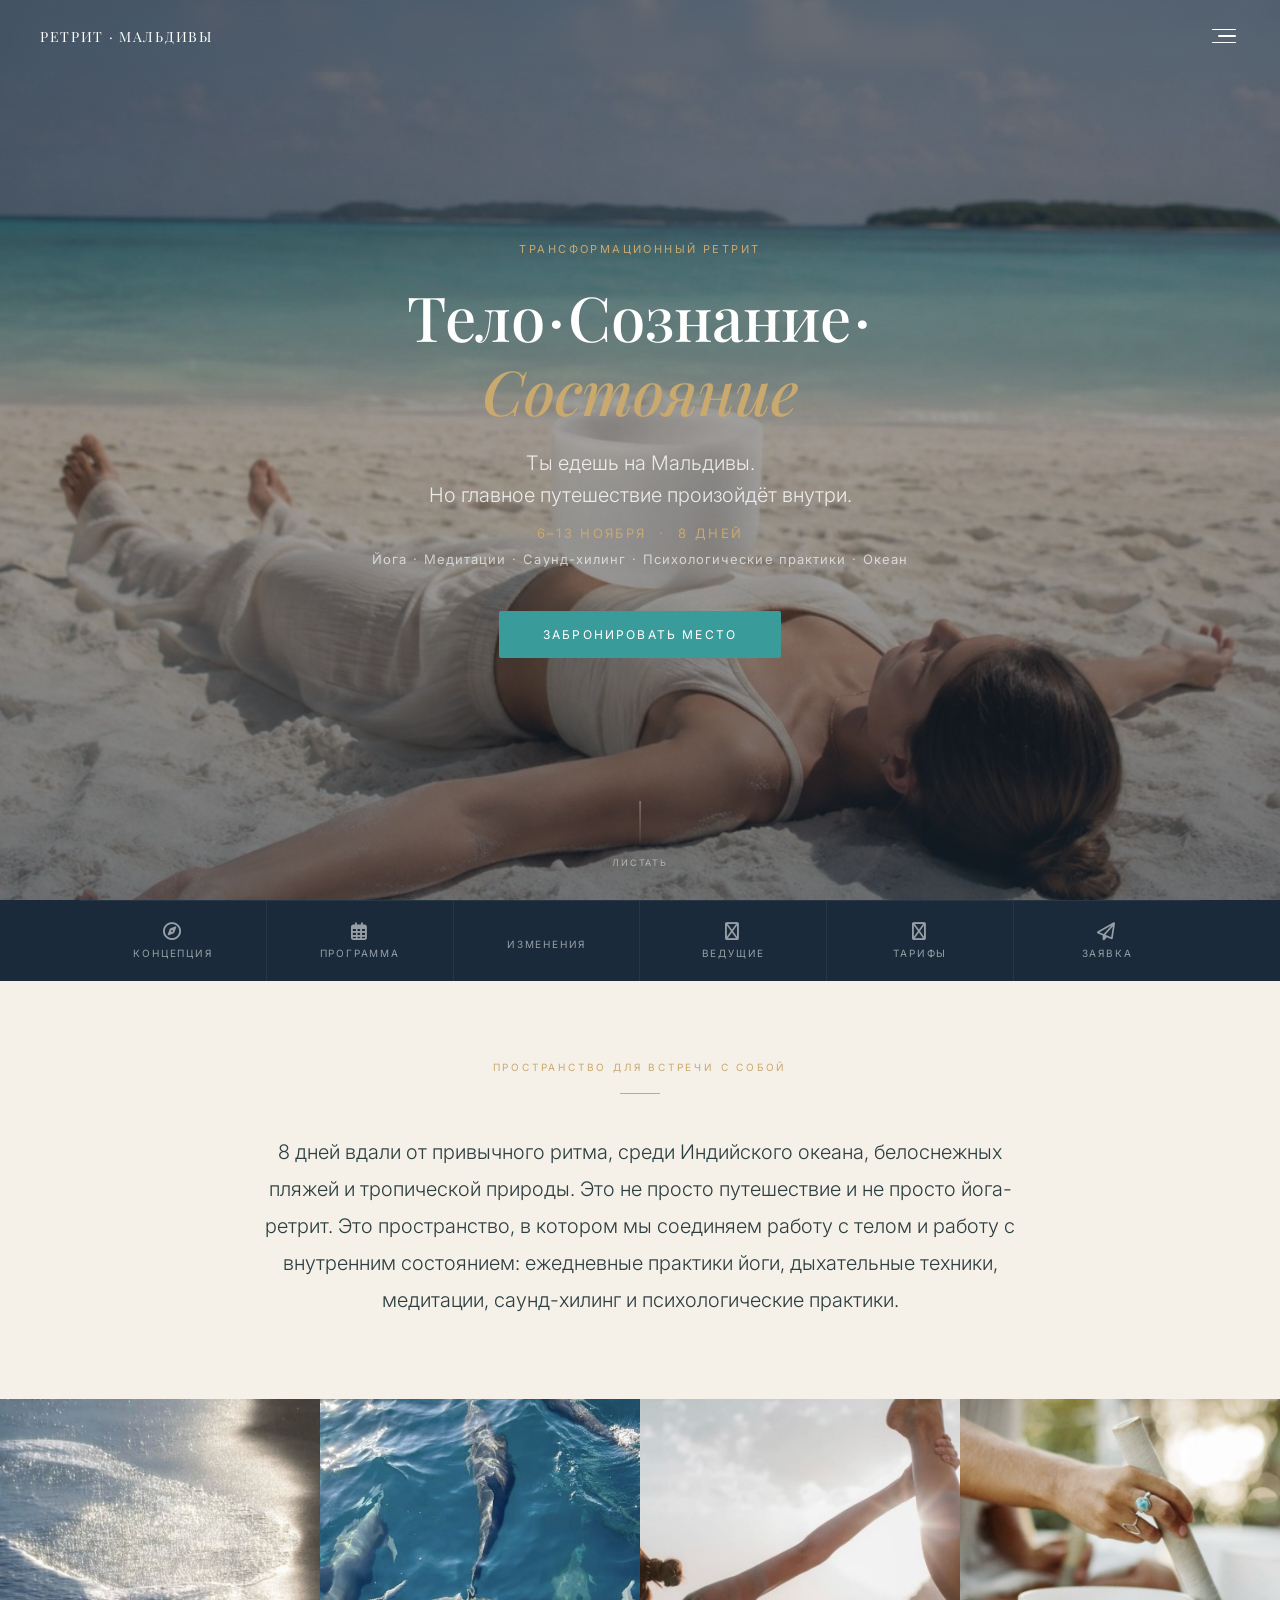
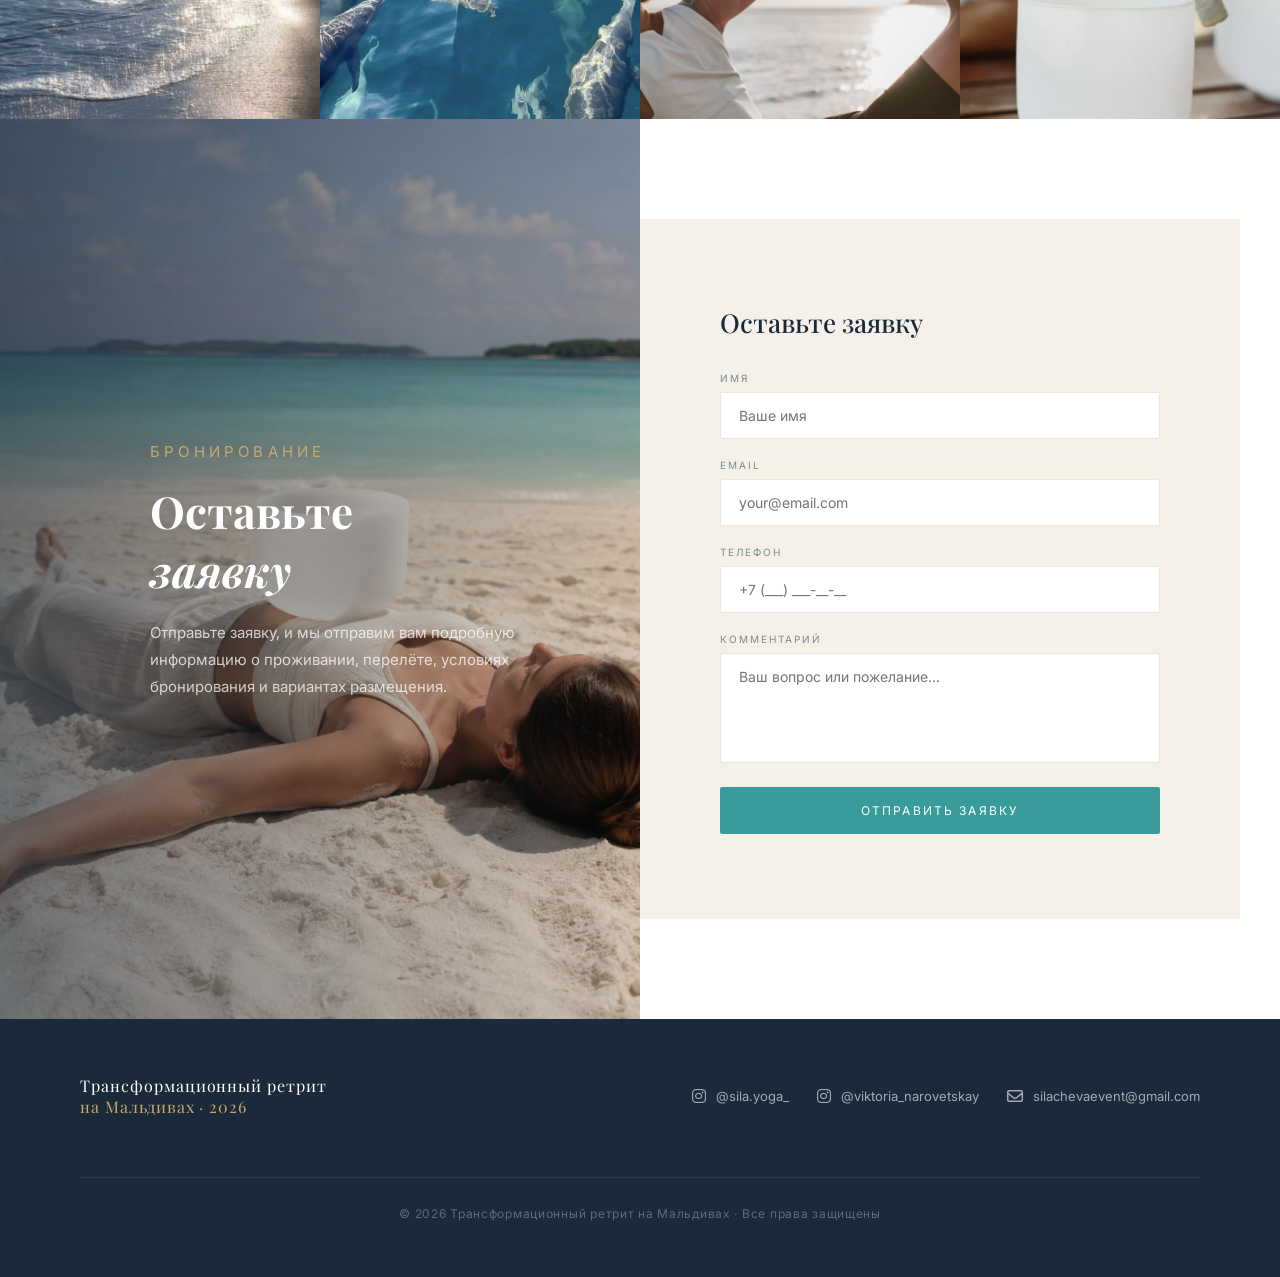
<file: index.html>
<!DOCTYPE html>
<html lang="ru">
<head>
  <meta charset="UTF-8" />
  <meta name="viewport" content="width=device-width, initial-scale=1.0" />
  <title>Трансформационный ретрит на Мальдивах · 6–13 ноября</title>
  <link rel="preconnect" href="https://fonts.googleapis.com" />
  <link rel="preconnect" href="https://fonts.gstatic.com" crossorigin />
  <link href="https://fonts.googleapis.com/css2?family=Playfair+Display:ital,wght@0,400;0,500;0,600;1,400;1,500&family=Inter:wght@300;400;500;600&display=swap" rel="stylesheet" />
  <link rel="stylesheet" href="https://cdnjs.cloudflare.com/ajax/libs/font-awesome/6.5.0/css/all.min.css" />
  <link rel="stylesheet" href="css/style.css" />
</head>
<body>

  <!-- ══ NAV ══════════════════════════════════════════════ -->
  <nav id="nav" class="nav--hero">
    <a href="index.html" class="nav-logo">Ретрит · Мальдивы</a>
    <button class="hamburger" id="hamburger" aria-label="Открыть меню">
      <span></span><span></span><span></span>
    </button>
  </nav>

  <!-- ══ MENU OVERLAY ═════════════════════════════════════ -->
  <div class="menu-overlay" id="menu-overlay">
    <div class="menu-backdrop" id="menu-backdrop"></div>
    <div class="menu-panel">
      <p class="menu-eyebrow">Навигация</p>
      <nav class="menu-nav">
        <a href="index.html">Главная</a>
        <a href="concept.html">Концепция</a>
        <a href="program.html">Программа</a>
        <a href="changes.html">Что меняется</a>
        <a href="leaders.html">Ведущие</a>
        <a href="tariffs.html">Тарифы</a>
        <a href="gallery.html">Галерея</a>
        <p class="menu-eyebrow" style="margin-top:20px;">Номера</p>
        <a href="standard.html" class="menu-sub">Standard</a>
        <a href="deluxe.html" class="menu-sub">Deluxe</a>
        <a href="garden.html" class="menu-sub">Garden Villa</a>
        <a href="ocean.html" class="menu-sub">Ocean View</a>
      </nav>
      <div class="menu-footer">
        <a href="https://www.instagram.com/sila.yoga_" target="_blank" rel="noopener"><i class="fa-brands fa-instagram"></i>@sila.yoga_</a>
        <a href="https://www.instagram.com/viktoria_narovetskay" target="_blank" rel="noopener"><i class="fa-brands fa-instagram"></i>@viktoria_narovetskay</a>
        <a href="mailto:silachevaevent@gmail.com"><i class="fa-regular fa-envelope"></i>silachevaevent@gmail.com</a>
      </div>
    </div>
  </div>

  <!-- ══ HERO ═════════════════════════════════════════════ -->
  <!-- IMAGE FILE: images/IMG_1155.png — женщина на пляже с поющей чашей -->
  <section class="hero" id="hero">
    <div class="hero-bg">
      <img src="images/IMG_1155.png" alt="Мальдивский пляж" loading="eager" />
    </div>
    <div class="hero-overlay"></div>
    <div class="hero-content">
      <p class="hero-eyebrow">Трансформационный ретрит</p>
      <h1 class="hero-title">Тело&thinsp;·&thinsp;Сознание&thinsp;·&thinsp;<em>Состояние</em></h1>
      <p class="hero-subtitle">Ты едешь на Мальдивы.<br>Но главное путешествие произойдёт внутри.</p>
      <p class="hero-date">6–13 ноября &nbsp;·&nbsp; 8 дней</p>
      <p class="hero-tags">
        <span>Йога</span>·<span>Медитации</span>·<span>Саунд-хилинг</span>·<span>Психологические практики</span>·<span>Океан</span>
      </p>
      <a href="#form" class="btn-primary">Забронировать место</a>
    </div>
    <div class="hero-scroll">
      <div class="scroll-line"></div>
      <span>Листать</span>
    </div>
  </section>

  <!-- ══ QUICK NAVIGATION STRIP ═══════════════════════════ -->
  <div class="index-nav-strip">
    <div class="index-nav-strip-inner">
      <a href="concept.html" class="index-nav-link">
        <i class="fa-regular fa-compass"></i>Концепция
      </a>
      <a href="program.html" class="index-nav-link">
        <i class="fa-regular fa-calendar-days"></i>Программа
      </a>
      <a href="changes.html" class="index-nav-link">
        <i class="fa-regular fa-sparkles"></i>Изменения
      </a>
      <a href="leaders.html" class="index-nav-link">
        <i class="fa-regular fa-user-group"></i>Ведущие
      </a>
      <a href="tariffs.html" class="index-nav-link">
        <i class="fa-regular fa-tag"></i>Тарифы
      </a>
      <a href="#form" class="index-nav-link">
        <i class="fa-regular fa-paper-plane"></i>Заявка
      </a>
    </div>
  </div>

  <!-- ══ INTRO ════════════════════════════════════════════ -->
  <section class="intro reveal">
    <div class="container">
      <p class="section-eyebrow" style="text-align:center;margin-bottom:20px;">Пространство для встречи с собой</p>
      <div class="divider"></div>
      <p class="intro-text">
        8 дней вдали от привычного ритма, среди Индийского океана, белоснежных пляжей и тропической природы. Это не просто путешествие и не просто йога-ретрит. Это пространство, в котором мы соединяем работу с телом и работу с внутренним состоянием: ежедневные практики йоги, дыхательные техники, медитации, саунд-хилинг и психологические практики.
      </p>
    </div>
  </section>

  <!-- ══ GALLERY STRIP ════════════════════════════════════ -->
  <!-- IMAGES: IMG_1162, IMG_1166, IMG_1159, IMG_1156 -->
  <div class="gallery-strip">
    <div class="g-item"><img src="images/IMG_1162.png" alt="Йога на пляже" loading="lazy" /></div>
    <div class="g-item"><img src="images/IMG_1166.png" alt="Группа йоги" loading="lazy" /></div>
    <div class="g-item"><img src="images/IMG_1159.png" alt="Снорклинг" loading="lazy" /></div>
    <div class="g-item"><img src="images/IMG_1156.png" alt="Океан" loading="lazy" /></div>
  </div>

  <!-- ══ FORM ═════════════════════════════════════════════ -->
  <!-- IMAGE FILE: images/IMG_1155.png — пляж/закат (фон формы) -->
  <section class="form-section" id="form">
    <div class="form-bg">
      <img src="images/IMG_1155.png" alt="Мальдивский пляж" loading="lazy" />
    </div>
    <div class="form-content">
      <div class="form-left reveal">
        <div class="form-left-text">
          <p class="section-eyebrow">Бронирование</p>
          <h2>Оставьте<br><em>заявку</em></h2>
          <p style="margin-top:20px;">Отправьте заявку, и мы отправим вам подробную информацию о проживании, перелёте, условиях бронирования и вариантах размещения.</p>
        </div>
      </div>
      <div class="form-right reveal reveal-delay-2">
        <!-- Web3Forms: замените access_key на реальный ключ с https://web3forms.com -->
        <form action="https://api.web3forms.com/submit" method="POST" id="contact-form">
          <input type="hidden" name="access_key" value="YOUR_ACCESS_KEY_HERE" />
          <!-- Email получателя: silachevaevent@gmail.com -->
          <input type="hidden" name="subject" value="Заявка на ретрит на Мальдивах" />
          <input type="hidden" name="from_name" value="Ретрит на Мальдивах" />
          <input type="hidden" name="redirect" value="false" />

          <p style="font-family:'Playfair Display',serif;font-size:26px;color:var(--navy);margin-bottom:32px;font-weight:500;">Оставьте заявку</p>

          <div class="form-group">
            <label for="name">Имя</label>
            <input type="text" id="name" name="name" placeholder="Ваше имя" required />
          </div>
          <div class="form-group">
            <label for="email">Email</label>
            <input type="email" id="email" name="email" placeholder="your@email.com" required />
          </div>
          <div class="form-group">
            <label for="phone">Телефон</label>
            <input type="tel" id="phone" name="phone" placeholder="+7 (___) ___-__-__" />
          </div>
          <div class="form-group">
            <label for="comment">Комментарий</label>
            <textarea id="comment" name="message" placeholder="Ваш вопрос или пожелание..."></textarea>
          </div>
          <button type="submit" class="btn-submit">Отправить заявку</button>
          <div class="form-success" id="form-success">
            ✓ &nbsp;Заявка отправлена! Мы свяжемся с вами в ближайшее время.
          </div>
        </form>
      </div>
    </div>
  </section>

  <!-- ══ FOOTER ════════════════════════════════════════════ -->
  <footer>
    <div class="footer-inner">
      <div class="footer-logo">Трансформационный ретрит<br><span>на Мальдивах · 2026</span></div>
      <div class="footer-links">
        <a href="https://www.instagram.com/sila.yoga_" class="footer-link" target="_blank" rel="noopener">
          <i class="fa-brands fa-instagram"></i><span>@sila.yoga_</span>
        </a>
        <a href="https://www.instagram.com/viktoria_narovetskay" class="footer-link" target="_blank" rel="noopener">
          <i class="fa-brands fa-instagram"></i><span>@viktoria_narovetskay</span>
        </a>
        <a href="mailto:silachevaevent@gmail.com" class="footer-link">
          <i class="fa-regular fa-envelope"></i><span>silachevaevent@gmail.com</span>
        </a>
      </div>
      <p class="footer-copy">© 2026 Трансформационный ретрит на Мальдивах · Все права защищены</p>
    </div>
  </footer>

  <script src="js/script.js"></script>
</body>
</html>
</file>
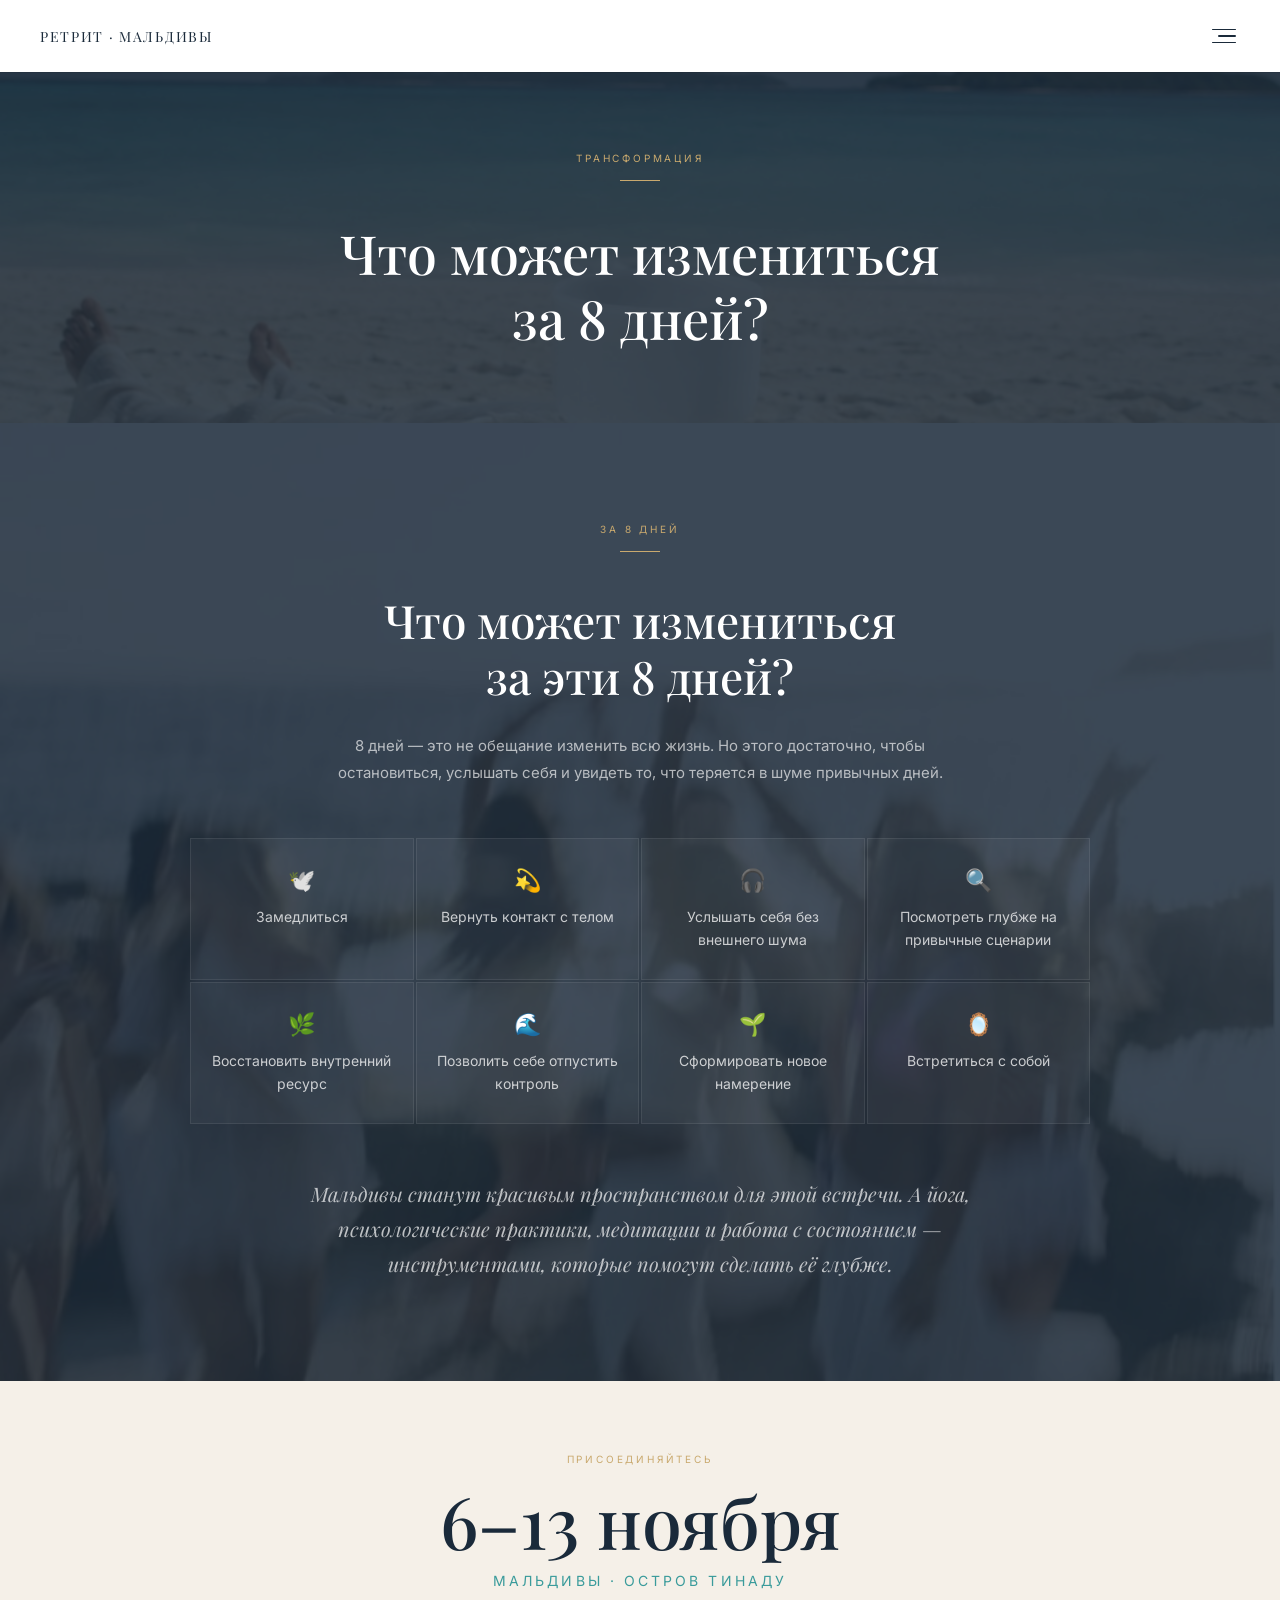
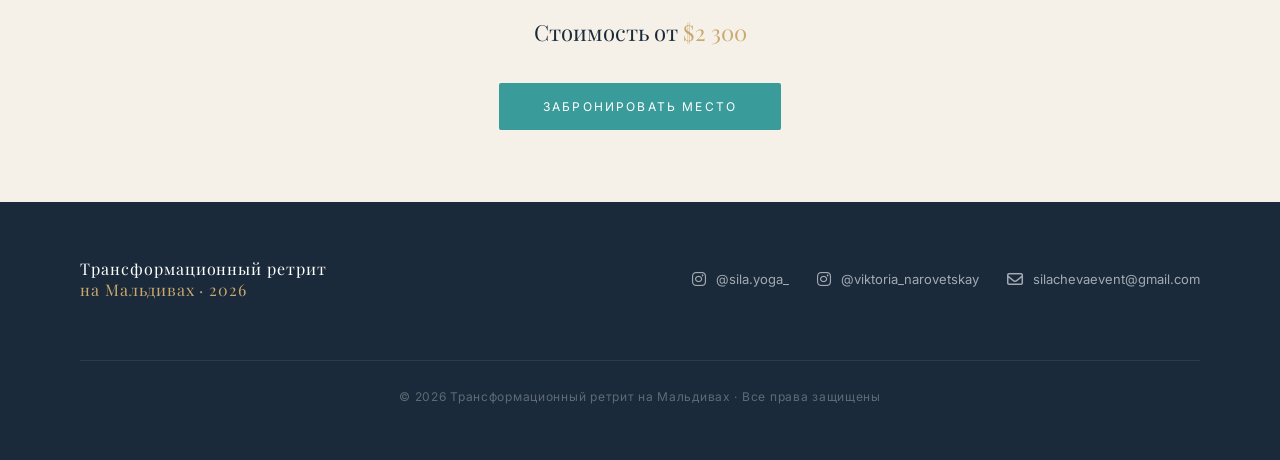
<file: changes.html>
<!DOCTYPE html>
<html lang="ru">
<head>
  <meta charset="UTF-8" />
  <meta name="viewport" content="width=device-width, initial-scale=1.0" />
  <title>Что меняется · Трансформационный ретрит на Мальдивах</title>
  <link rel="preconnect" href="https://fonts.googleapis.com" />
  <link rel="preconnect" href="https://fonts.gstatic.com" crossorigin />
  <link href="https://fonts.googleapis.com/css2?family=Playfair+Display:ital,wght@0,400;0,500;0,600;1,400;1,500&family=Inter:wght@300;400;500;600&display=swap" rel="stylesheet" />
  <link rel="stylesheet" href="https://cdnjs.cloudflare.com/ajax/libs/font-awesome/6.5.0/css/all.min.css" />
  <link rel="stylesheet" href="css/style.css" />
  <style>
    /* Override background image path for this page */
    .transform::before {
      background-image: url('images/IMG_1164.png');
    }
  </style>
</head>
<body class="inner-page">

  <!-- ══ NAV ══════════════════════════════════════════════ -->
  <nav id="nav">
    <a href="index.html" class="nav-logo">Ретрит · Мальдивы</a>
    <button class="hamburger" id="hamburger" aria-label="Открыть меню">
      <span></span><span></span><span></span>
    </button>
  </nav>

  <!-- ══ MENU OVERLAY ═════════════════════════════════════ -->
  <div class="menu-overlay" id="menu-overlay">
    <div class="menu-backdrop" id="menu-backdrop"></div>
    <div class="menu-panel">
      <p class="menu-eyebrow">Навигация</p>
      <nav class="menu-nav">
        <a href="index.html">Главная</a>
        <a href="concept.html">Концепция</a>
        <a href="program.html">Программа</a>
        <a href="changes.html">Что меняется</a>
        <a href="leaders.html">Ведущие</a>
        <a href="tariffs.html">Тарифы</a>
        <a href="gallery.html">Галерея</a>
        <p class="menu-eyebrow" style="margin-top:20px;">Номера</p>
        <a href="standard.html" class="menu-sub">Standard</a>
        <a href="deluxe.html" class="menu-sub">Deluxe</a>
        <a href="garden.html" class="menu-sub">Garden Villa</a>
        <a href="ocean.html" class="menu-sub">Ocean View</a>
      </nav>
      <div class="menu-footer">
        <a href="https://www.instagram.com/sila.yoga_" target="_blank" rel="noopener"><i class="fa-brands fa-instagram"></i>@sila.yoga_</a>
        <a href="https://www.instagram.com/viktoria_narovetskay" target="_blank" rel="noopener"><i class="fa-brands fa-instagram"></i>@viktoria_narovetskay</a>
        <a href="mailto:silachevaevent@gmail.com"><i class="fa-regular fa-envelope"></i>silachevaevent@gmail.com</a>
      </div>
    </div>
  </div>

  <!-- ══ PAGE HERO ════════════════════════════════════════ -->
  <div class="page-hero">
    <div class="page-hero-inner reveal">
      <p class="section-eyebrow">Трансформация</p>
      <div class="divider"></div>
      <h1>Что может измениться<br>за 8 дней?</h1>
    </div>
  </div>

  <!-- ══ TRANSFORMATION SECTION ═══════════════════════════ -->
  <!-- IMAGE FILE: images/IMG_1164.png — медитация (фоновое изображение) -->
  <section class="transform">
    <div class="transform-inner">
      <p class="section-eyebrow reveal">За 8 дней</p>
      <div class="divider reveal reveal-delay-1"></div>
      <h2 class="section-title reveal reveal-delay-2">Что может измениться<br>за эти 8 дней?</h2>
      <p style="font-size:15px;color:rgba(255,255,255,0.65);line-height:1.8;margin-bottom:52px;max-width:620px;margin-left:auto;margin-right:auto;" class="reveal reveal-delay-3">
        8 дней — это не обещание изменить всю жизнь. Но этого достаточно, чтобы остановиться, услышать себя и увидеть то, что теряется в шуме привычных дней.
      </p>
      <div class="transform-grid">
        <div class="t-item reveal reveal-delay-1"><div class="t-icon">🕊️</div><p>Замедлиться</p></div>
        <div class="t-item reveal reveal-delay-2"><div class="t-icon">💫</div><p>Вернуть контакт с телом</p></div>
        <div class="t-item reveal reveal-delay-3"><div class="t-icon">🎧</div><p>Услышать себя без внешнего шума</p></div>
        <div class="t-item reveal reveal-delay-4"><div class="t-icon">🔍</div><p>Посмотреть глубже на привычные сценарии</p></div>
        <div class="t-item reveal reveal-delay-1"><div class="t-icon">🌿</div><p>Восстановить внутренний ресурс</p></div>
        <div class="t-item reveal reveal-delay-2"><div class="t-icon">🌊</div><p>Позволить себе отпустить контроль</p></div>
        <div class="t-item reveal reveal-delay-3"><div class="t-icon">🌱</div><p>Сформировать новое намерение</p></div>
        <div class="t-item reveal reveal-delay-4"><div class="t-icon">🪞</div><p>Встретиться с собой</p></div>
      </div>
      <p class="transform-footer reveal">
        Мальдивы станут красивым пространством для этой встречи. А йога, психологические практики, медитации и работа с состоянием — инструментами, которые помогут сделать её глубже.
      </p>
    </div>
  </section>

  <!-- ══ CTA ══════════════════════════════════════════════ -->
  <section class="datebox reveal">
    <div class="container">
      <p class="datebox-eyebrow">Присоединяйтесь</p>
      <div class="datebox-date">6–13 ноября</div>
      <p class="datebox-place">Мальдивы · Остров Тинаду</p>
      <p class="datebox-price">Стоимость от <em>$2 300</em></p>
      <br />
      <a href="index.html#form" class="btn-primary" style="margin-top:16px;">Забронировать место</a>
    </div>
  </section>

  <!-- ══ FOOTER ════════════════════════════════════════════ -->
  <footer>
    <div class="footer-inner">
      <div class="footer-logo">Трансформационный ретрит<br><span>на Мальдивах · 2026</span></div>
      <div class="footer-links">
        <a href="https://www.instagram.com/sila.yoga_" class="footer-link" target="_blank" rel="noopener">
          <i class="fa-brands fa-instagram"></i><span>@sila.yoga_</span>
        </a>
        <a href="https://www.instagram.com/viktoria_narovetskay" class="footer-link" target="_blank" rel="noopener">
          <i class="fa-brands fa-instagram"></i><span>@viktoria_narovetskay</span>
        </a>
        <a href="mailto:silachevaevent@gmail.com" class="footer-link">
          <i class="fa-regular fa-envelope"></i><span>silachevaevent@gmail.com</span>
        </a>
      </div>
      <p class="footer-copy">© 2026 Трансформационный ретрит на Мальдивах · Все права защищены</p>
    </div>
  </footer>

  <script src="js/script.js"></script>
</body>
</html>
</file>
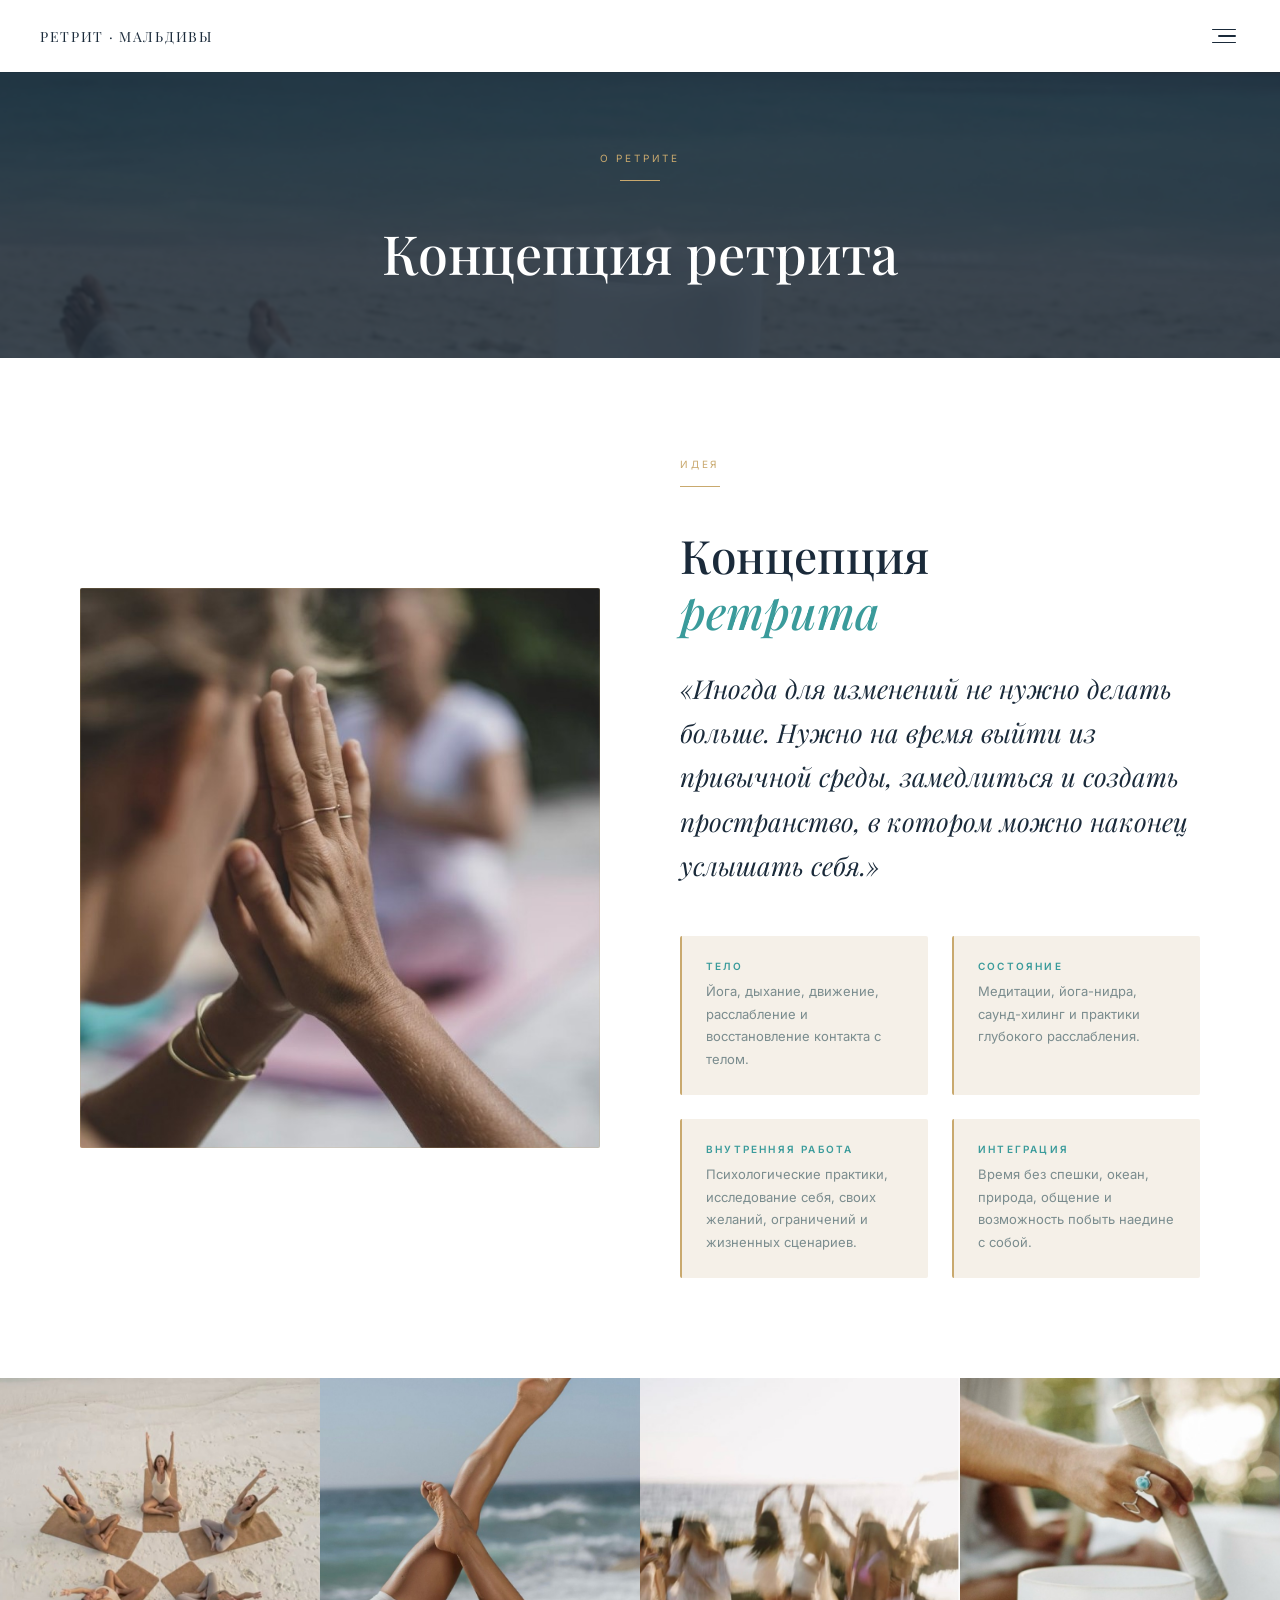
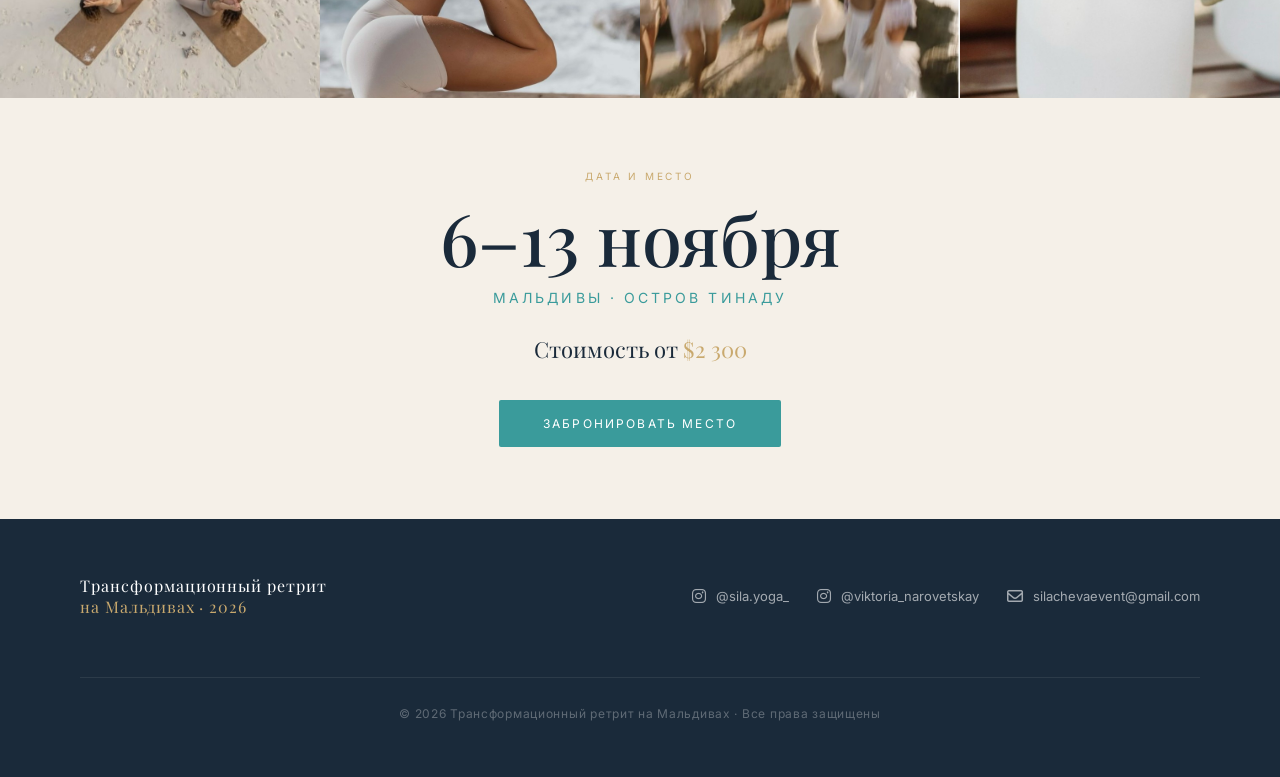
<file: concept.html>
<!DOCTYPE html>
<html lang="ru">
<head>
  <meta charset="UTF-8" />
  <meta name="viewport" content="width=device-width, initial-scale=1.0" />
  <title>Концепция ретрита · Трансформационный ретрит на Мальдивах</title>
  <link rel="preconnect" href="https://fonts.googleapis.com" />
  <link rel="preconnect" href="https://fonts.gstatic.com" crossorigin />
  <link href="https://fonts.googleapis.com/css2?family=Playfair+Display:ital,wght@0,400;0,500;0,600;1,400;1,500&family=Inter:wght@300;400;500;600&display=swap" rel="stylesheet" />
  <link rel="stylesheet" href="https://cdnjs.cloudflare.com/ajax/libs/font-awesome/6.5.0/css/all.min.css" />
  <link rel="stylesheet" href="css/style.css" />
</head>
<body class="inner-page">

  <!-- ══ NAV ══════════════════════════════════════════════ -->
  <nav id="nav">
    <a href="index.html" class="nav-logo">Ретрит · Мальдивы</a>
    <button class="hamburger" id="hamburger" aria-label="Открыть меню">
      <span></span><span></span><span></span>
    </button>
  </nav>

  <!-- ══ MENU OVERLAY ═════════════════════════════════════ -->
  <div class="menu-overlay" id="menu-overlay">
    <div class="menu-backdrop" id="menu-backdrop"></div>
    <div class="menu-panel">
      <p class="menu-eyebrow">Навигация</p>
      <nav class="menu-nav">
        <a href="index.html">Главная</a>
        <a href="concept.html">Концепция</a>
        <a href="program.html">Программа</a>
        <a href="changes.html">Что меняется</a>
        <a href="leaders.html">Ведущие</a>
        <a href="tariffs.html">Тарифы</a>
        <a href="gallery.html">Галерея</a>
        <p class="menu-eyebrow" style="margin-top:20px;">Номера</p>
        <a href="standard.html" class="menu-sub">Standard</a>
        <a href="deluxe.html" class="menu-sub">Deluxe</a>
        <a href="garden.html" class="menu-sub">Garden Villa</a>
        <a href="ocean.html" class="menu-sub">Ocean View</a>
      </nav>
      <div class="menu-footer">
        <a href="https://www.instagram.com/sila.yoga_" target="_blank" rel="noopener"><i class="fa-brands fa-instagram"></i>@sila.yoga_</a>
        <a href="https://www.instagram.com/viktoria_narovetskay" target="_blank" rel="noopener"><i class="fa-brands fa-instagram"></i>@viktoria_narovetskay</a>
        <a href="mailto:silachevaevent@gmail.com"><i class="fa-regular fa-envelope"></i>silachevaevent@gmail.com</a>
      </div>
    </div>
  </div>

  <!-- ══ PAGE HERO ════════════════════════════════════════ -->
  <div class="page-hero">
    <div class="page-hero-inner reveal">
      <p class="section-eyebrow">О ретрите</p>
      <div class="divider"></div>
      <h1>Концепция ретрита</h1>
    </div>
  </div>

  <!-- ══ CONCEPT SECTION ══════════════════════════════════ -->
  <!-- IMAGE FILE: images/IMG_1157.png — поющая чаша крупным планом -->
  <section class="concept">
    <div class="container">
      <div class="concept-grid">
        <div class="concept-visual reveal">
          <img src="images/IMG_1157.png" alt="Саунд-хилинг — поющая чаша" loading="lazy" />
        </div>
        <div class="reveal reveal-delay-2">
          <p class="section-eyebrow">Идея</p>
          <div class="divider-left"></div>
          <h2 class="section-title">Концепция<br><em style="color:var(--teal)">ретрита</em></h2>
          <p class="concept-quote">«Иногда для изменений не нужно делать больше. Нужно на время выйти из привычной среды, замедлиться и создать пространство, в котором можно наконец услышать себя.»</p>
          <div class="concept-cards">
            <div class="concept-card">
              <h4>Тело</h4>
              <p>Йога, дыхание, движение, расслабление и восстановление контакта с телом.</p>
            </div>
            <div class="concept-card">
              <h4>Состояние</h4>
              <p>Медитации, йога-нидра, саунд-хилинг и практики глубокого расслабления.</p>
            </div>
            <div class="concept-card">
              <h4>Внутренняя работа</h4>
              <p>Психологические практики, исследование себя, своих желаний, ограничений и жизненных сценариев.</p>
            </div>
            <div class="concept-card">
              <h4>Интеграция</h4>
              <p>Время без спешки, океан, природа, общение и возможность побыть наедине с собой.</p>
            </div>
          </div>
        </div>
      </div>
    </div>
  </section>

  <!-- ══ GALLERY STRIP ════════════════════════════════════ -->
  <div class="gallery-strip">
    <div class="g-item"><img src="images/IMG_1163.png" alt="Йога практика" loading="lazy" /></div>
    <div class="g-item"><img src="images/IMG_1160.png" alt="Медитация" loading="lazy" /></div>
    <div class="g-item"><img src="images/IMG_1164.png" alt="Медитация руки" loading="lazy" /></div>
    <div class="g-item"><img src="images/IMG_1156.png" alt="Океан" loading="lazy" /></div>
  </div>

  <!-- ══ DATE BOX ══════════════════════════════════════════ -->
  <section class="datebox reveal">
    <div class="container">
      <p class="datebox-eyebrow">Дата и место</p>
      <div class="datebox-date">6–13 ноября</div>
      <p class="datebox-place">Мальдивы · Остров Тинаду</p>
      <p class="datebox-price">Стоимость от <em>$2 300</em></p>
      <br />
      <a href="index.html#form" class="btn-primary" style="margin-top:16px;">Забронировать место</a>
    </div>
  </section>

  <!-- ══ FOOTER ════════════════════════════════════════════ -->
  <footer>
    <div class="footer-inner">
      <div class="footer-logo">Трансформационный ретрит<br><span>на Мальдивах · 2026</span></div>
      <div class="footer-links">
        <a href="https://www.instagram.com/sila.yoga_" class="footer-link" target="_blank" rel="noopener">
          <i class="fa-brands fa-instagram"></i><span>@sila.yoga_</span>
        </a>
        <a href="https://www.instagram.com/viktoria_narovetskay" class="footer-link" target="_blank" rel="noopener">
          <i class="fa-brands fa-instagram"></i><span>@viktoria_narovetskay</span>
        </a>
        <a href="mailto:silachevaevent@gmail.com" class="footer-link">
          <i class="fa-regular fa-envelope"></i><span>silachevaevent@gmail.com</span>
        </a>
      </div>
      <p class="footer-copy">© 2026 Трансформационный ретрит на Мальдивах · Все права защищены</p>
    </div>
  </footer>

  <script src="js/script.js"></script>
</body>
</html>
</file>
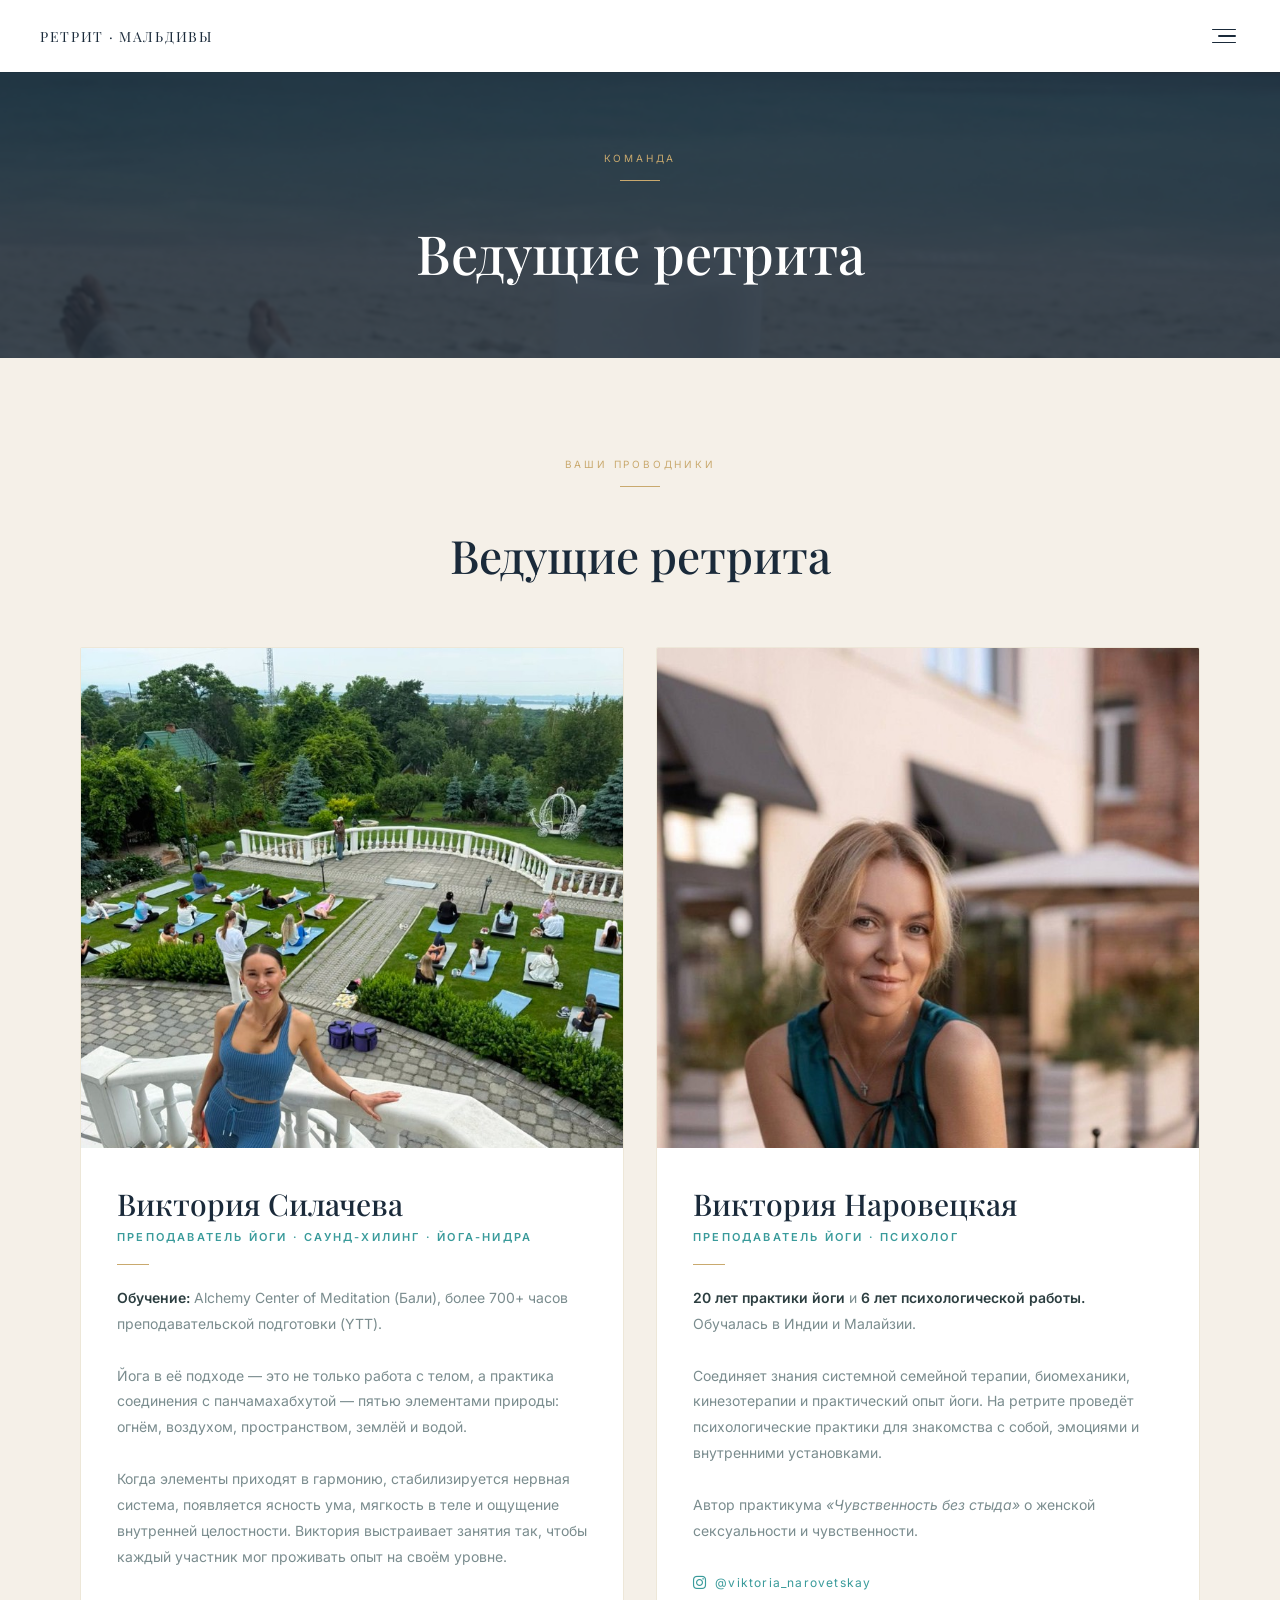
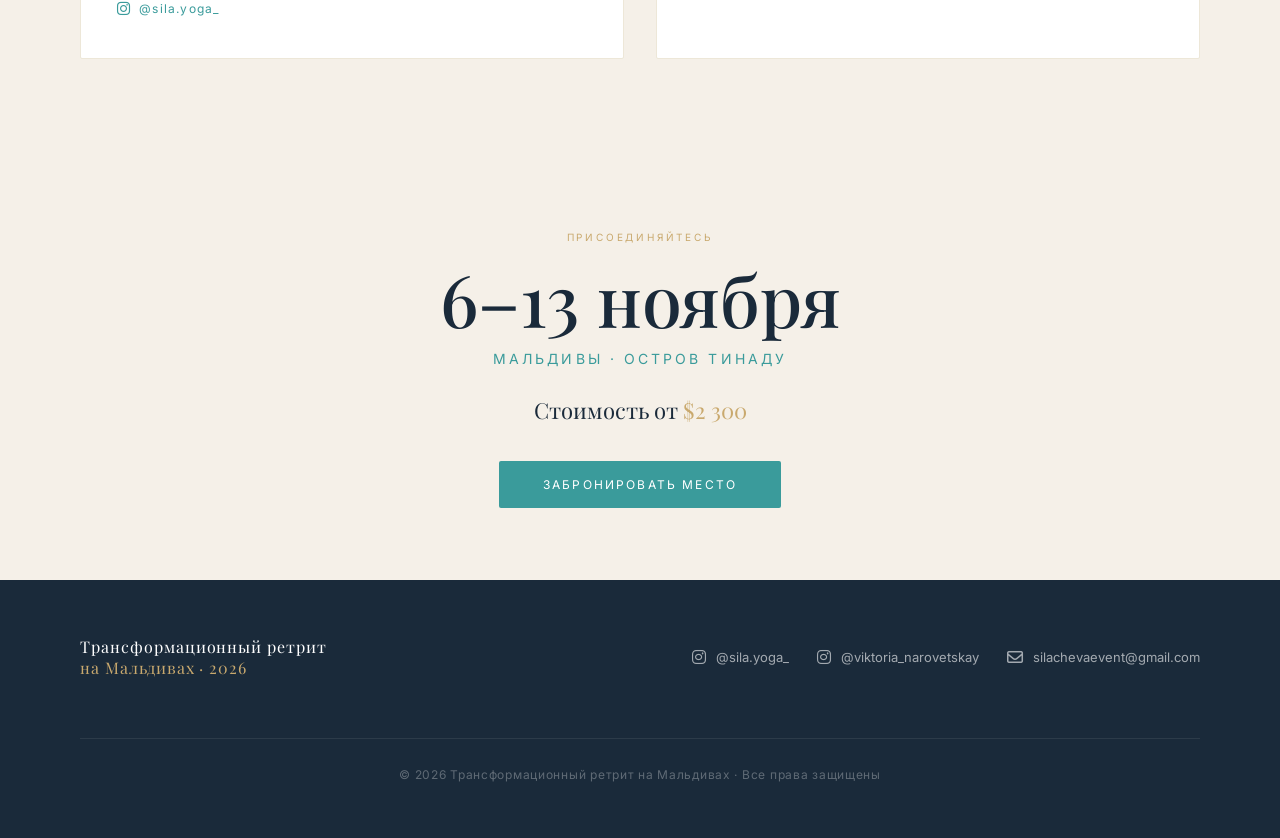
<file: leaders.html>
<!DOCTYPE html>
<html lang="ru">
<head>
  <meta charset="UTF-8" />
  <meta name="viewport" content="width=device-width, initial-scale=1.0" />
  <title>Ведущие ретрита · Трансформационный ретрит на Мальдивах</title>
  <link rel="preconnect" href="https://fonts.googleapis.com" />
  <link rel="preconnect" href="https://fonts.gstatic.com" crossorigin />
  <link href="https://fonts.googleapis.com/css2?family=Playfair+Display:ital,wght@0,400;0,500;0,600;1,400;1,500&family=Inter:wght@300;400;500;600&display=swap" rel="stylesheet" />
  <link rel="stylesheet" href="https://cdnjs.cloudflare.com/ajax/libs/font-awesome/6.5.0/css/all.min.css" />
  <link rel="stylesheet" href="css/style.css" />
</head>
<body class="inner-page">

  <!-- ══ NAV ══════════════════════════════════════════════ -->
  <nav id="nav">
    <a href="index.html" class="nav-logo">Ретрит · Мальдивы</a>
    <button class="hamburger" id="hamburger" aria-label="Открыть меню">
      <span></span><span></span><span></span>
    </button>
  </nav>

  <!-- ══ MENU OVERLAY ═════════════════════════════════════ -->
  <div class="menu-overlay" id="menu-overlay">
    <div class="menu-backdrop" id="menu-backdrop"></div>
    <div class="menu-panel">
      <p class="menu-eyebrow">Навигация</p>
      <nav class="menu-nav">
        <a href="index.html">Главная</a>
        <a href="concept.html">Концепция</a>
        <a href="program.html">Программа</a>
        <a href="changes.html">Что меняется</a>
        <a href="leaders.html">Ведущие</a>
        <a href="tariffs.html">Тарифы</a>
        <a href="gallery.html">Галерея</a>
        <p class="menu-eyebrow" style="margin-top:20px;">Номера</p>
        <a href="standard.html" class="menu-sub">Standard</a>
        <a href="deluxe.html" class="menu-sub">Deluxe</a>
        <a href="garden.html" class="menu-sub">Garden Villa</a>
        <a href="ocean.html" class="menu-sub">Ocean View</a>
      </nav>
      <div class="menu-footer">
        <a href="https://www.instagram.com/sila.yoga_" target="_blank" rel="noopener"><i class="fa-brands fa-instagram"></i>@sila.yoga_</a>
        <a href="https://www.instagram.com/viktoria_narovetskay" target="_blank" rel="noopener"><i class="fa-brands fa-instagram"></i>@viktoria_narovetskay</a>
        <a href="mailto:silachevaevent@gmail.com"><i class="fa-regular fa-envelope"></i>silachevaevent@gmail.com</a>
      </div>
    </div>
  </div>

  <!-- ══ PAGE HERO ════════════════════════════════════════ -->
  <div class="page-hero">
    <div class="page-hero-inner reveal">
      <p class="section-eyebrow">Команда</p>
      <div class="divider"></div>
      <h1>Ведущие ретрита</h1>
    </div>
  </div>

  <!-- ══ LEADERS SECTION ═══════════════════════════════════ -->
  <!--
    IMAGE FILES:
    Виктория Силачева: IMG_3413.png (основное), IMG_3410.png, IMG_0422.png
    Виктория Наровецкая: IMG_1170.png (основное), IMG_1169.png, IMG_1168.png
  -->
  <section class="leaders" id="leaders">
    <div class="container">
      <div class="leaders-header reveal">
        <p class="section-eyebrow">Ваши проводники</p>
        <div class="divider"></div>
        <h2 class="section-title">Ведущие ретрита</h2>
      </div>
      <div class="leaders-grid">

        <!-- Виктория Силачева -->
        <div class="leader-card reveal reveal-delay-1">
          <!-- IMAGE FILE: images/IMG_3413_new.png — Виктория Силачева -->
          <div class="leader-main-img">
            <img src="images/IMG_3413_new.png" alt="Виктория Силачева — преподаватель йоги" loading="lazy" style="object-position: center top;" />
          </div>
          <div class="leader-body">
            <h3 class="leader-name">Виктория Силачева</h3>
            <p class="leader-role">Преподаватель йоги · Саунд-хилинг · Йога-нидра</p>
            <div class="leader-divider"></div>
            <p class="leader-bio">
              <strong>Обучение:</strong> Alchemy Center of Meditation (Бали), более 700+ часов преподавательской подготовки (YTT).<br><br>
              Йога в её подходе — это не только работа с телом, а практика соединения с панчамахабхутой — пятью элементами природы: огнём, воздухом, пространством, землёй и водой.<br><br>
              Когда элементы приходят в гармонию, стабилизируется нервная система, появляется ясность ума, мягкость в теле и ощущение внутренней целостности. Виктория выстраивает занятия так, чтобы каждый участник мог проживать опыт на своём уровне.
            </p>
            <a href="https://www.instagram.com/sila.yoga_" class="leader-ig" target="_blank" rel="noopener">
              <i class="fa-brands fa-instagram"></i>@sila.yoga_
            </a>
          </div>
        </div>

        <!-- Виктория Наровецкая -->
        <div class="leader-card reveal reveal-delay-3">
          <!-- IMAGE FILE: images/IMG_1170_new.png — Виктория Наровецкая -->
          <div class="leader-main-img">
            <img src="images/IMG_1170_new.png" alt="Виктория Наровецкая — преподаватель йоги и психолог" loading="lazy" style="object-position: center top;" />
          </div>
          <div class="leader-body">
            <h3 class="leader-name">Виктория Наровецкая</h3>
            <p class="leader-role">Преподаватель йоги · Психолог</p>
            <div class="leader-divider"></div>
            <p class="leader-bio">
              <strong>20 лет практики йоги</strong> и <strong>6 лет психологической работы.</strong> Обучалась в Индии и Малайзии.<br><br>
              Соединяет знания системной семейной терапии, биомеханики, кинезотерапии и практический опыт йоги. На ретрите проведёт психологические практики для знакомства с собой, эмоциями и внутренними установками.<br><br>
              Автор практикума <em>«Чувственность без стыда»</em> о женской сексуальности и чувственности.
            </p>
            <a href="https://www.instagram.com/viktoria_narovetskay" class="leader-ig" target="_blank" rel="noopener">
              <i class="fa-brands fa-instagram"></i>@viktoria_narovetskay
            </a>
          </div>
        </div>

      </div>
    </div>
  </section>

  <!-- ══ CTA ══════════════════════════════════════════════ -->
  <section class="datebox reveal">
    <div class="container">
      <p class="datebox-eyebrow">Присоединяйтесь</p>
      <div class="datebox-date">6–13 ноября</div>
      <p class="datebox-place">Мальдивы · Остров Тинаду</p>
      <p class="datebox-price">Стоимость от <em>$2 300</em></p>
      <br />
      <a href="index.html#form" class="btn-primary" style="margin-top:16px;">Забронировать место</a>
    </div>
  </section>

  <!-- ══ FOOTER ════════════════════════════════════════════ -->
  <footer>
    <div class="footer-inner">
      <div class="footer-logo">Трансформационный ретрит<br><span>на Мальдивах · 2026</span></div>
      <div class="footer-links">
        <a href="https://www.instagram.com/sila.yoga_" class="footer-link" target="_blank" rel="noopener">
          <i class="fa-brands fa-instagram"></i><span>@sila.yoga_</span>
        </a>
        <a href="https://www.instagram.com/viktoria_narovetskay" class="footer-link" target="_blank" rel="noopener">
          <i class="fa-brands fa-instagram"></i><span>@viktoria_narovetskay</span>
        </a>
        <a href="mailto:silachevaevent@gmail.com" class="footer-link">
          <i class="fa-regular fa-envelope"></i><span>silachevaevent@gmail.com</span>
        </a>
      </div>
      <p class="footer-copy">© 2026 Трансформационный ретрит на Мальдивах · Все права защищены</p>
    </div>
  </footer>

  <script src="js/script.js"></script>
</body>
</html>
</file>
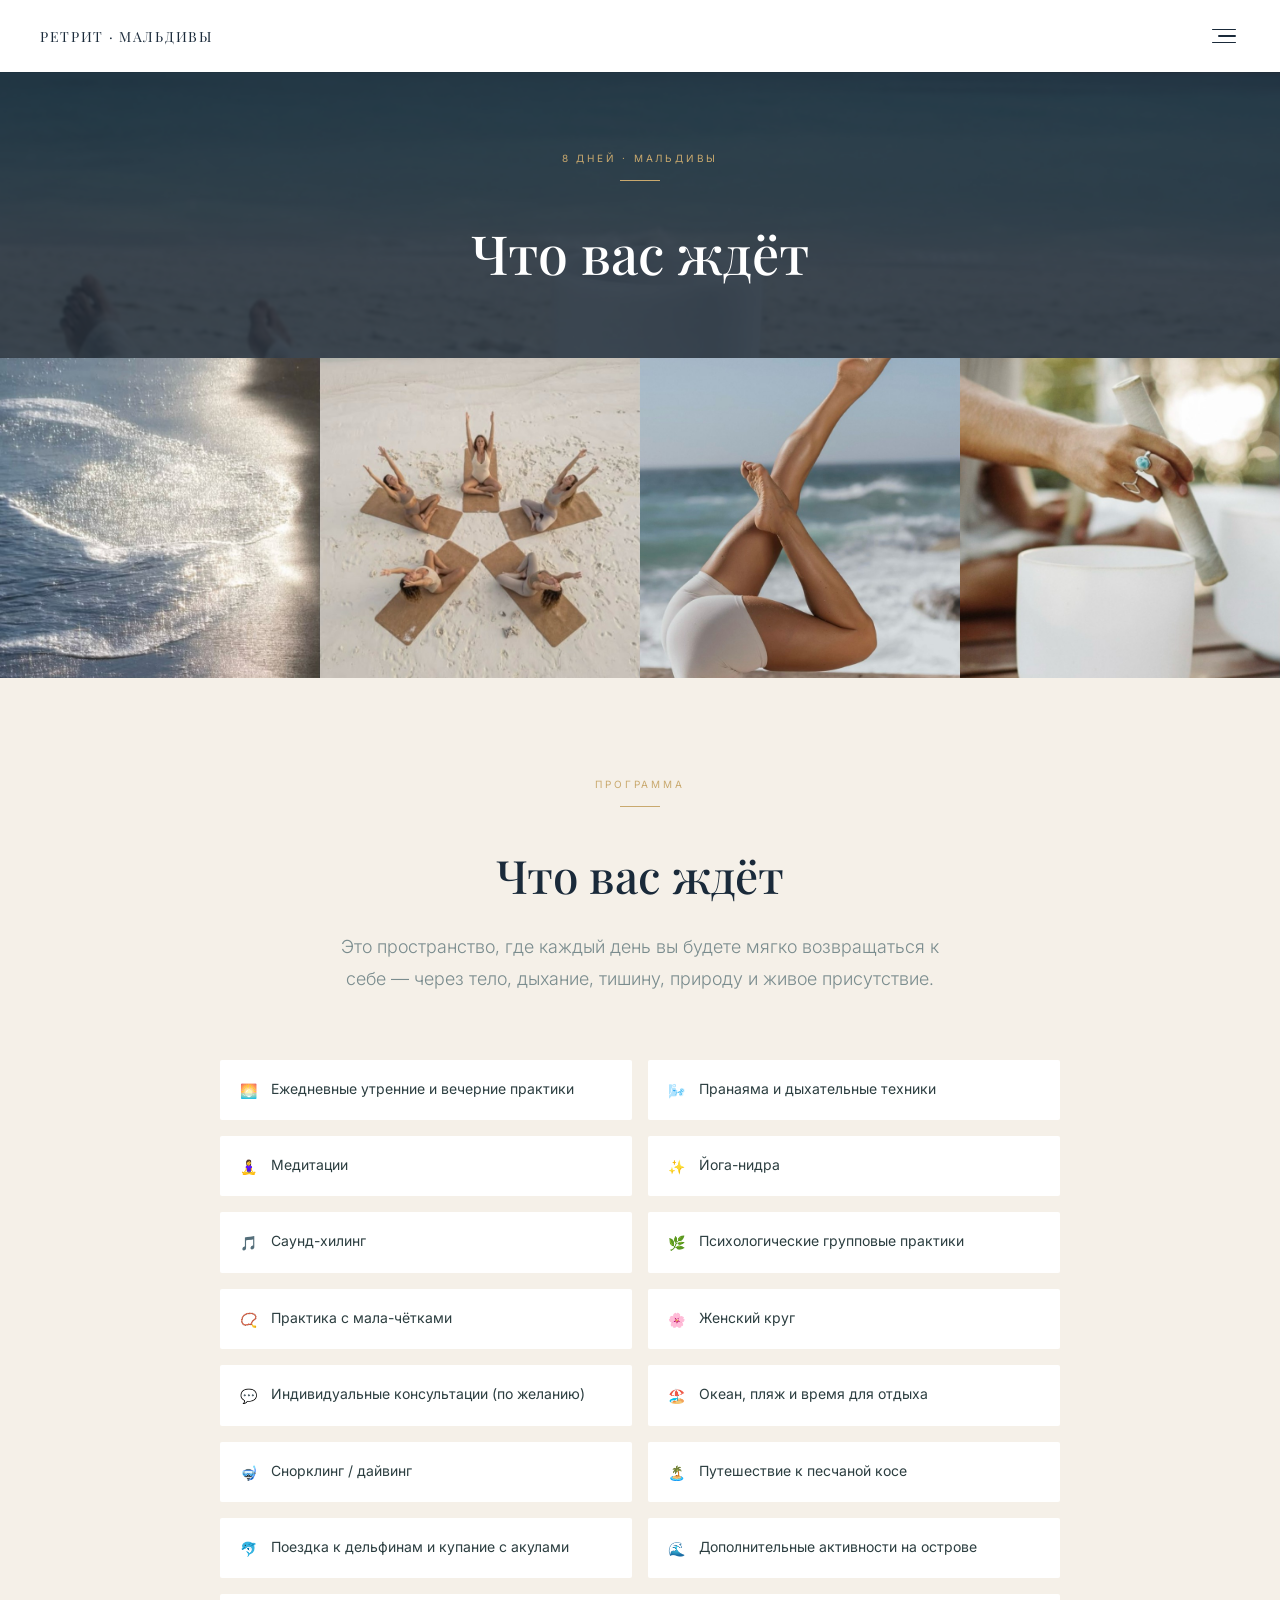
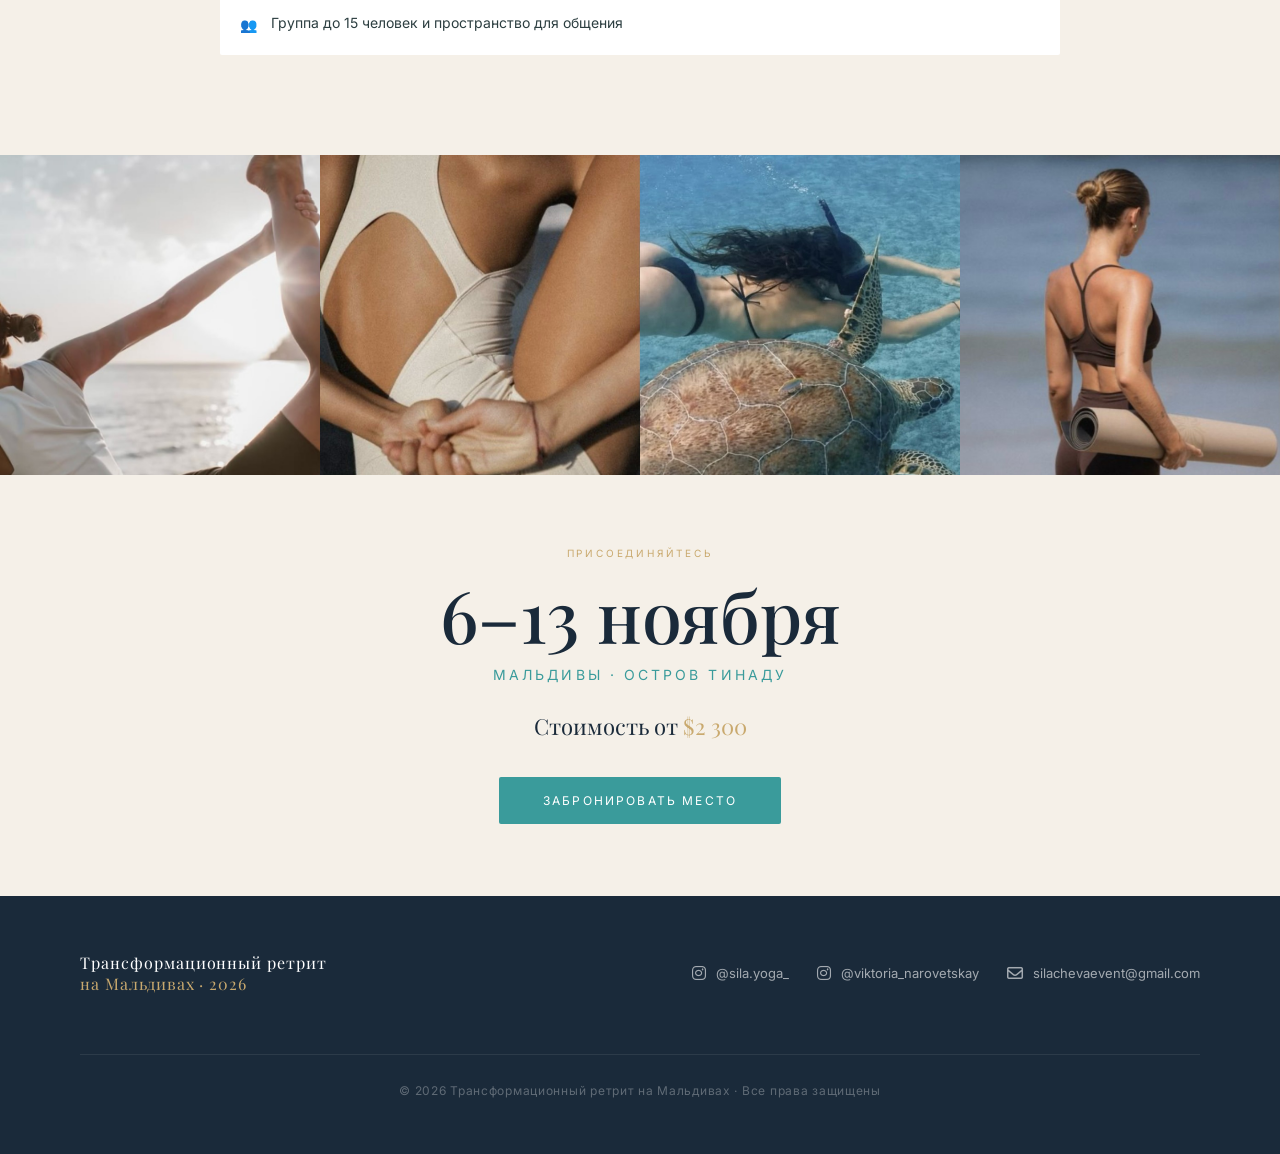
<file: program.html>
<!DOCTYPE html>
<html lang="ru">
<head>
  <meta charset="UTF-8" />
  <meta name="viewport" content="width=device-width, initial-scale=1.0" />
  <title>Программа · Трансформационный ретрит на Мальдивах</title>
  <link rel="preconnect" href="https://fonts.googleapis.com" />
  <link rel="preconnect" href="https://fonts.gstatic.com" crossorigin />
  <link href="https://fonts.googleapis.com/css2?family=Playfair+Display:ital,wght@0,400;0,500;0,600;1,400;1,500&family=Inter:wght@300;400;500;600&display=swap" rel="stylesheet" />
  <link rel="stylesheet" href="https://cdnjs.cloudflare.com/ajax/libs/font-awesome/6.5.0/css/all.min.css" />
  <link rel="stylesheet" href="css/style.css" />
</head>
<body class="inner-page">

  <!-- ══ NAV ══════════════════════════════════════════════ -->
  <nav id="nav">
    <a href="index.html" class="nav-logo">Ретрит · Мальдивы</a>
    <button class="hamburger" id="hamburger" aria-label="Открыть меню">
      <span></span><span></span><span></span>
    </button>
  </nav>

  <!-- ══ MENU OVERLAY ═════════════════════════════════════ -->
  <div class="menu-overlay" id="menu-overlay">
    <div class="menu-backdrop" id="menu-backdrop"></div>
    <div class="menu-panel">
      <p class="menu-eyebrow">Навигация</p>
      <nav class="menu-nav">
        <a href="index.html">Главная</a>
        <a href="concept.html">Концепция</a>
        <a href="program.html">Программа</a>
        <a href="changes.html">Что меняется</a>
        <a href="leaders.html">Ведущие</a>
        <a href="tariffs.html">Тарифы</a>
        <a href="gallery.html">Галерея</a>
        <p class="menu-eyebrow" style="margin-top:20px;">Номера</p>
        <a href="standard.html" class="menu-sub">Standard</a>
        <a href="deluxe.html" class="menu-sub">Deluxe</a>
        <a href="garden.html" class="menu-sub">Garden Villa</a>
        <a href="ocean.html" class="menu-sub">Ocean View</a>
      </nav>
      <div class="menu-footer">
        <a href="https://www.instagram.com/sila.yoga_" target="_blank" rel="noopener"><i class="fa-brands fa-instagram"></i>@sila.yoga_</a>
        <a href="https://www.instagram.com/viktoria_narovetskay" target="_blank" rel="noopener"><i class="fa-brands fa-instagram"></i>@viktoria_narovetskay</a>
        <a href="mailto:silachevaevent@gmail.com"><i class="fa-regular fa-envelope"></i>silachevaevent@gmail.com</a>
      </div>
    </div>
  </div>

  <!-- ══ PAGE HERO ════════════════════════════════════════ -->
  <div class="page-hero">
    <div class="page-hero-inner reveal">
      <p class="section-eyebrow">8 дней · Мальдивы</p>
      <div class="divider"></div>
      <h1>Что вас ждёт</h1>
    </div>
  </div>

  <!-- ══ GALLERY STRIP ════════════════════════════════════ -->
  <div class="gallery-strip">
    <div class="g-item"><img src="images/IMG_1162.png" alt="Йога на пляже" loading="lazy" /></div>
    <div class="g-item"><img src="images/IMG_1163.png" alt="Йога практика" loading="lazy" /></div>
    <div class="g-item"><img src="images/IMG_1160.png" alt="Медитация" loading="lazy" /></div>
    <div class="g-item"><img src="images/IMG_1156.png" alt="Океан" loading="lazy" /></div>
  </div>

  <!-- ══ WHAT AWAITS ═══════════════════════════════════════ -->
  <section class="awaits">
    <div class="container">
      <div class="awaits-header reveal">
        <p class="section-eyebrow">Программа</p>
        <div class="divider"></div>
        <h2 class="section-title">Что вас ждёт</h2>
        <p class="awaits-intro">Это пространство, где каждый день вы будете мягко возвращаться к себе — через тело, дыхание, тишину, природу и живое присутствие.</p>
      </div>
      <div class="awaits-cols">
        <div class="awaits-item reveal reveal-delay-1"><span class="awaits-icon">🌅</span><span>Ежедневные утренние и вечерние практики</span></div>
        <div class="awaits-item reveal reveal-delay-2"><span class="awaits-icon">🌬️</span><span>Пранаяма и дыхательные техники</span></div>
        <div class="awaits-item reveal reveal-delay-1"><span class="awaits-icon">🧘‍♀️</span><span>Медитации</span></div>
        <div class="awaits-item reveal reveal-delay-2"><span class="awaits-icon">✨</span><span>Йога-нидра</span></div>
        <div class="awaits-item reveal reveal-delay-1"><span class="awaits-icon">🎵</span><span>Саунд-хилинг</span></div>
        <div class="awaits-item reveal reveal-delay-2"><span class="awaits-icon">🌿</span><span>Психологические групповые практики</span></div>
        <div class="awaits-item reveal reveal-delay-1"><span class="awaits-icon">📿</span><span>Практика с мала-чётками</span></div>
        <div class="awaits-item reveal reveal-delay-2"><span class="awaits-icon">🌸</span><span>Женский круг</span></div>
        <div class="awaits-item reveal reveal-delay-1"><span class="awaits-icon">💬</span><span>Индивидуальные консультации (по желанию)</span></div>
        <div class="awaits-item reveal reveal-delay-2"><span class="awaits-icon">🏖️</span><span>Океан, пляж и время для отдыха</span></div>
        <div class="awaits-item reveal reveal-delay-1"><span class="awaits-icon">🤿</span><span>Снорклинг / дайвинг</span></div>
        <div class="awaits-item reveal reveal-delay-2"><span class="awaits-icon">🏝️</span><span>Путешествие к песчаной косе</span></div>
        <div class="awaits-item reveal reveal-delay-1"><span class="awaits-icon">🐬</span><span>Поездка к дельфинам и купание с акулами</span></div>
        <div class="awaits-item reveal reveal-delay-2"><span class="awaits-icon">🌊</span><span>Дополнительные активности на острове</span></div>
        <div class="awaits-item reveal reveal-delay-1" style="grid-column:1/-1"><span class="awaits-icon">👥</span><span>Группа до 15 человек и пространство для общения</span></div>
      </div>
    </div>
  </section>

  <!-- ══ GALLERY STRIP 2 ═══════════════════════════════════ -->
  <div class="gallery-strip">
    <div class="g-item"><img src="images/IMG_1159.png" alt="Снорклинг с акулами" loading="lazy" /></div>
    <div class="g-item"><img src="images/IMG_1161.png" alt="Черепаха под водой" loading="lazy" /></div>
    <div class="g-item"><img src="images/IMG_1165.png" alt="Свобода на пляже" loading="lazy" /></div>
    <div class="g-item"><img src="images/IMG_1158.png" alt="Дельфины" loading="lazy" /></div>
  </div>

  <!-- ══ CTA ══════════════════════════════════════════════ -->
  <section class="datebox reveal">
    <div class="container">
      <p class="datebox-eyebrow">Присоединяйтесь</p>
      <div class="datebox-date">6–13 ноября</div>
      <p class="datebox-place">Мальдивы · Остров Тинаду</p>
      <p class="datebox-price">Стоимость от <em>$2 300</em></p>
      <br />
      <a href="index.html#form" class="btn-primary" style="margin-top:16px;">Забронировать место</a>
    </div>
  </section>

  <!-- ══ FOOTER ════════════════════════════════════════════ -->
  <footer>
    <div class="footer-inner">
      <div class="footer-logo">Трансформационный ретрит<br><span>на Мальдивах · 2026</span></div>
      <div class="footer-links">
        <a href="https://www.instagram.com/sila.yoga_" class="footer-link" target="_blank" rel="noopener">
          <i class="fa-brands fa-instagram"></i><span>@sila.yoga_</span>
        </a>
        <a href="https://www.instagram.com/viktoria_narovetskay" class="footer-link" target="_blank" rel="noopener">
          <i class="fa-brands fa-instagram"></i><span>@viktoria_narovetskay</span>
        </a>
        <a href="mailto:silachevaevent@gmail.com" class="footer-link">
          <i class="fa-regular fa-envelope"></i><span>silachevaevent@gmail.com</span>
        </a>
      </div>
      <p class="footer-copy">© 2026 Трансформационный ретрит на Мальдивах · Все права защищены</p>
    </div>
  </footer>

  <script src="js/script.js"></script>
</body>
</html>
</file>
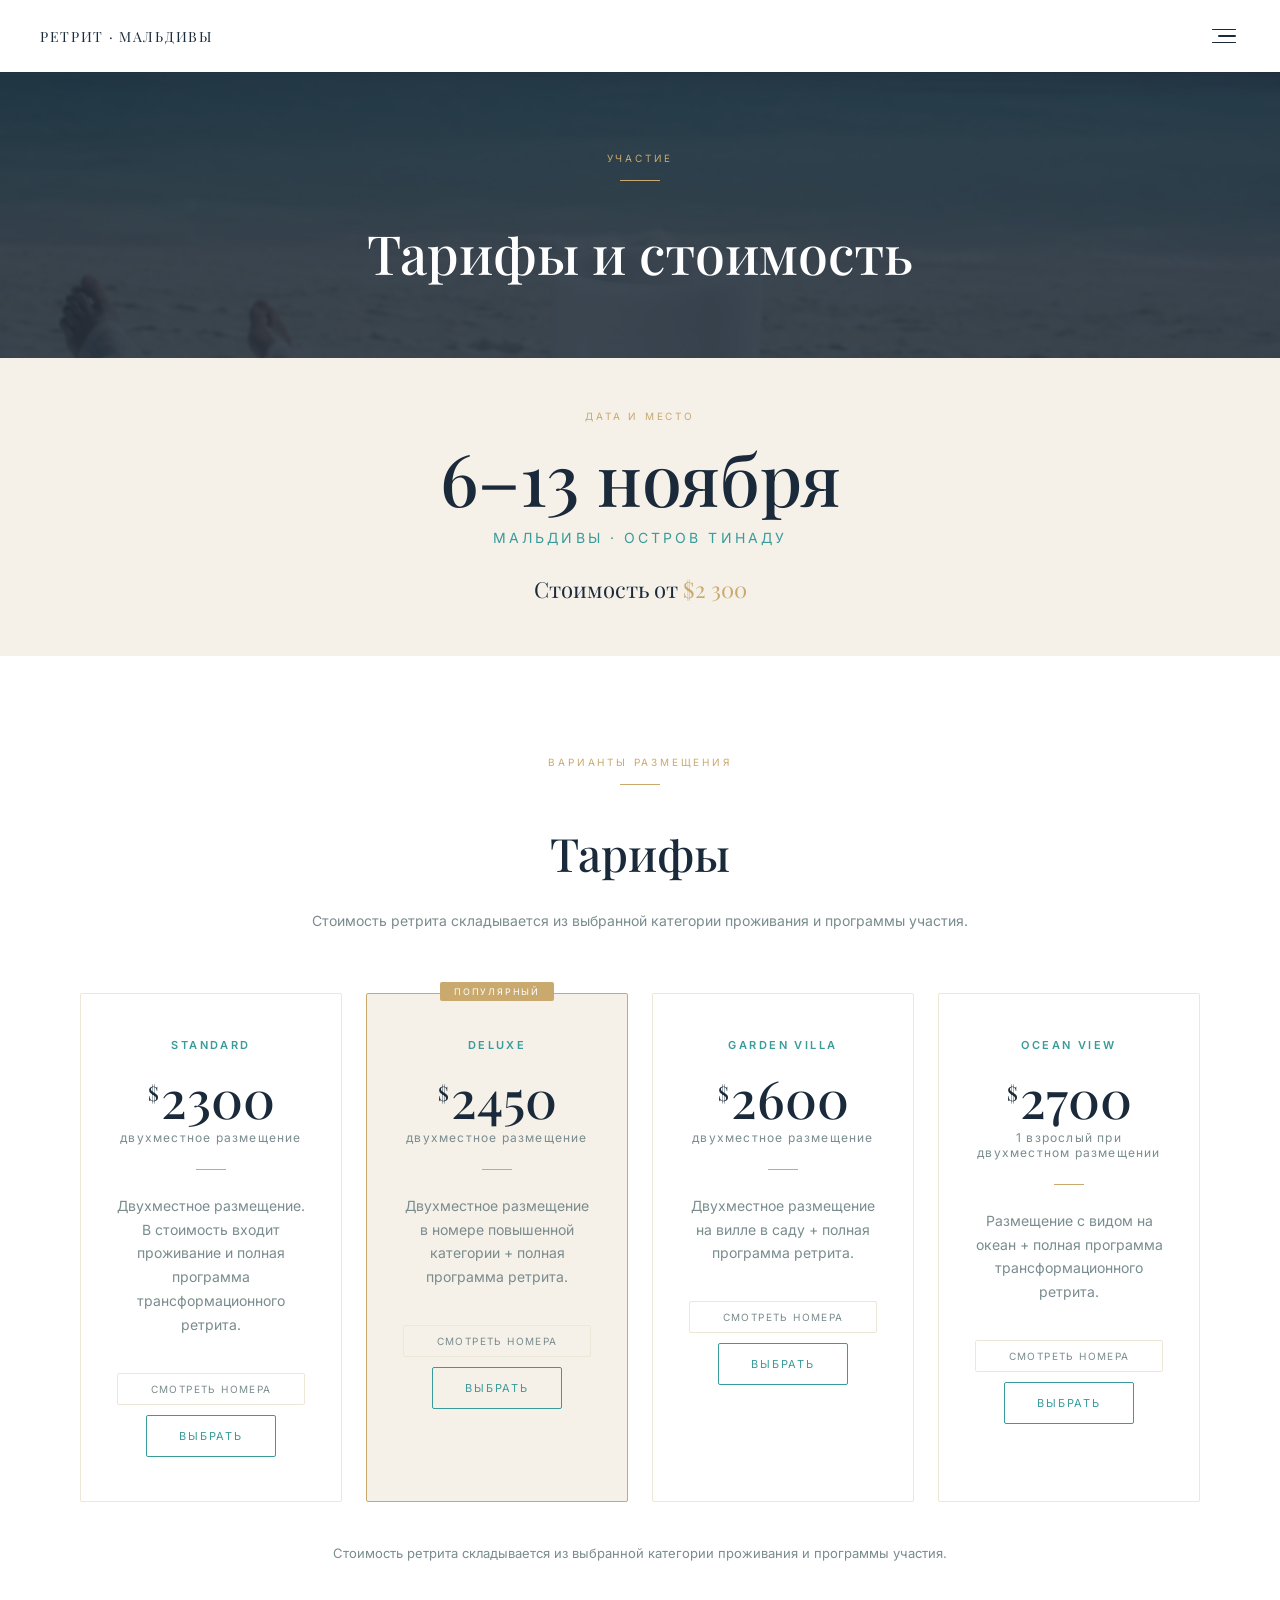
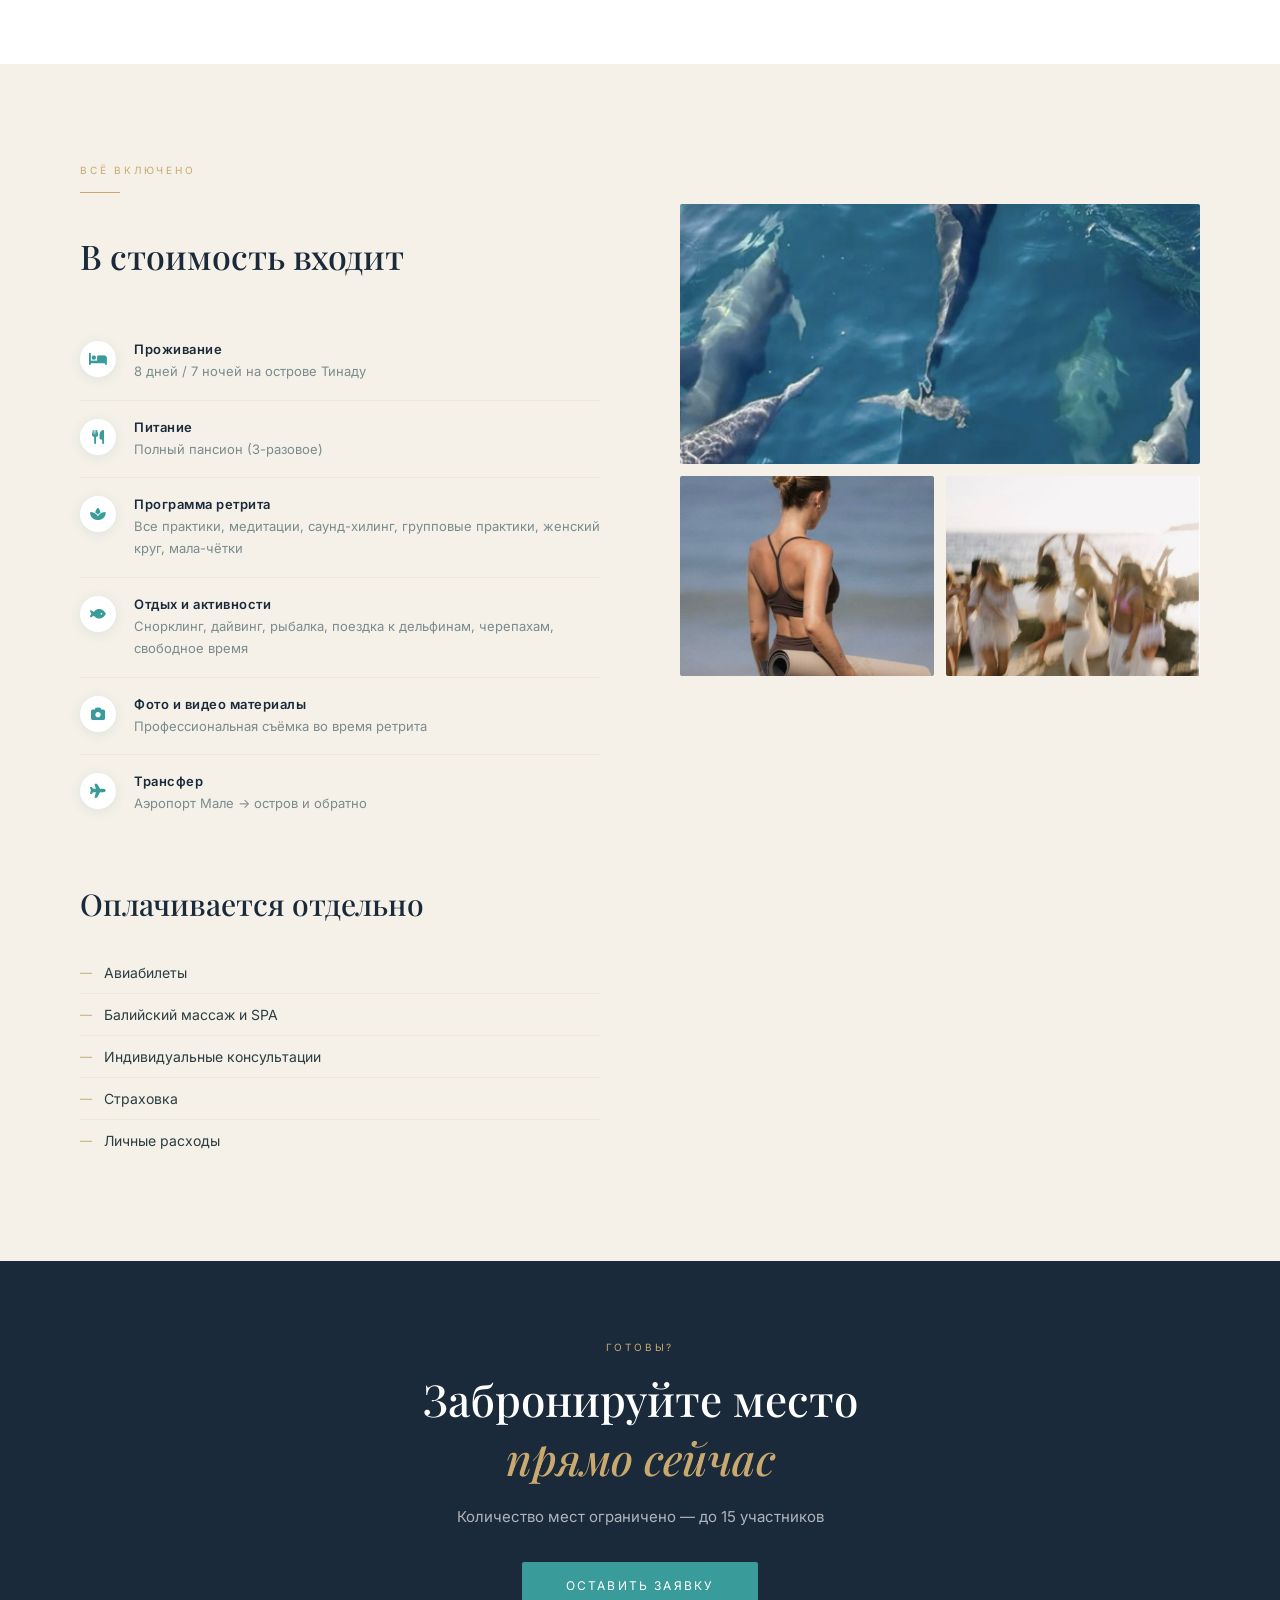
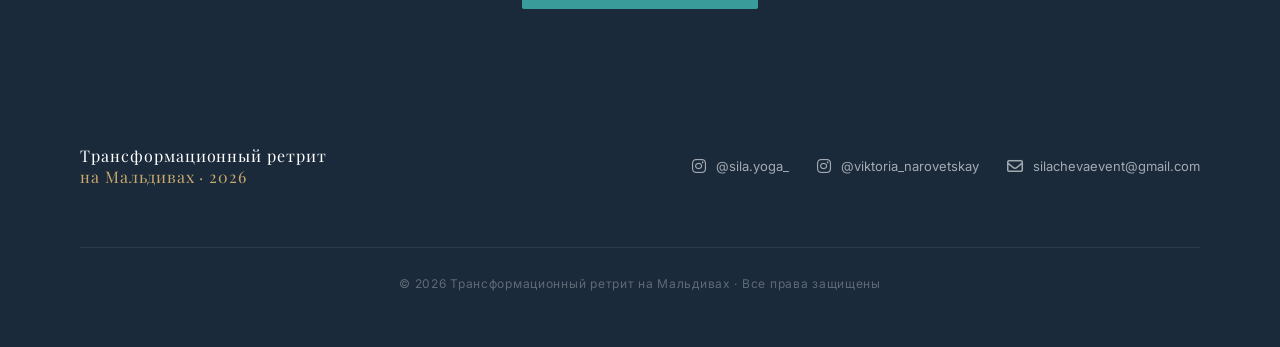
<file: tariffs.html>
<!DOCTYPE html>
<html lang="ru">
<head>
  <meta charset="UTF-8" />
  <meta name="viewport" content="width=device-width, initial-scale=1.0" />
  <title>Тарифы · Трансформационный ретрит на Мальдивах</title>
  <link rel="preconnect" href="https://fonts.googleapis.com" />
  <link rel="preconnect" href="https://fonts.gstatic.com" crossorigin />
  <link href="https://fonts.googleapis.com/css2?family=Playfair+Display:ital,wght@0,400;0,500;0,600;1,400;1,500&family=Inter:wght@300;400;500;600&display=swap" rel="stylesheet" />
  <link rel="stylesheet" href="https://cdnjs.cloudflare.com/ajax/libs/font-awesome/6.5.0/css/all.min.css" />
  <link rel="stylesheet" href="css/style.css" />
</head>
<body class="inner-page">

  <!-- ══ NAV ══════════════════════════════════════════════ -->
  <nav id="nav">
    <a href="index.html" class="nav-logo">Ретрит · Мальдивы</a>
    <button class="hamburger" id="hamburger" aria-label="Открыть меню">
      <span></span><span></span><span></span>
    </button>
  </nav>

  <!-- ══ MENU OVERLAY ═════════════════════════════════════ -->
  <div class="menu-overlay" id="menu-overlay">
    <div class="menu-backdrop" id="menu-backdrop"></div>
    <div class="menu-panel">
      <p class="menu-eyebrow">Навигация</p>
      <nav class="menu-nav">
        <a href="index.html">Главная</a>
        <a href="concept.html">Концепция</a>
        <a href="program.html">Программа</a>
        <a href="changes.html">Что меняется</a>
        <a href="leaders.html">Ведущие</a>
        <a href="tariffs.html">Тарифы</a>
        <a href="gallery.html">Галерея</a>
        <p class="menu-eyebrow" style="margin-top:20px;">Номера</p>
        <a href="standard.html" class="menu-sub">Standard</a>
        <a href="deluxe.html" class="menu-sub">Deluxe</a>
        <a href="garden.html" class="menu-sub">Garden Villa</a>
        <a href="ocean.html" class="menu-sub">Ocean View</a>
      </nav>
      <div class="menu-footer">
        <a href="https://www.instagram.com/sila.yoga_" target="_blank" rel="noopener"><i class="fa-brands fa-instagram"></i>@sila.yoga_</a>
        <a href="https://www.instagram.com/viktoria_narovetskay" target="_blank" rel="noopener"><i class="fa-brands fa-instagram"></i>@viktoria_narovetskay</a>
        <a href="mailto:silachevaevent@gmail.com"><i class="fa-regular fa-envelope"></i>silachevaevent@gmail.com</a>
      </div>
    </div>
  </div>

  <!-- ══ PAGE HERO ════════════════════════════════════════ -->
  <div class="page-hero">
    <div class="page-hero-inner reveal">
      <p class="section-eyebrow">Участие</p>
      <div class="divider"></div>
      <h1>Тарифы и стоимость</h1>
    </div>
  </div>

  <!-- ══ DATE BOX ══════════════════════════════════════════ -->
  <section class="datebox" style="padding:52px 40px;">
    <div class="container reveal">
      <p class="datebox-eyebrow">Дата и место</p>
      <div class="datebox-date">6–13 ноября</div>
      <p class="datebox-place">Мальдивы · Остров Тинаду</p>
      <p class="datebox-price">Стоимость от <em>$2 300</em></p>
    </div>
  </section>

  <!-- ══ RATES ════════════════════════════════════════════ -->
  <section class="rates" id="rates">
    <div class="container">
      <div class="rates-header reveal">
        <p class="section-eyebrow">Варианты размещения</p>
        <div class="divider"></div>
        <h2 class="section-title">Тарифы</h2>
        <p style="font-size:14px;color:var(--muted);line-height:1.7;">Стоимость ретрита складывается из выбранной категории проживания и программы участия.</p>
      </div>
      <div class="rates-grid">
        <div class="rate-card reveal reveal-delay-1">
          <p class="rate-name">Standard</p>
          <div class="rate-price"><span class="rate-currency">$</span>2300</div>
          <p class="rate-per">двухместное размещение</p>
          <div class="rate-divider"></div>
          <p class="rate-desc">Двухместное размещение. В стоимость входит проживание и полная программа трансформационного ретрита.</p>
          <a href="standard.html" class="btn-rooms">Смотреть номера</a>
          <a href="index.html#form" class="btn-outline">Выбрать</a>
        </div>
        <div class="rate-card featured reveal reveal-delay-2">
          <div class="rate-badge">Популярный</div>
          <p class="rate-name">Deluxe</p>
          <div class="rate-price"><span class="rate-currency">$</span>2450</div>
          <p class="rate-per">двухместное размещение</p>
          <div class="rate-divider"></div>
          <p class="rate-desc">Двухместное размещение в номере повышенной категории + полная программа ретрита.</p>
          <a href="deluxe.html" class="btn-rooms">Смотреть номера</a>
          <a href="index.html#form" class="btn-outline">Выбрать</a>
        </div>
        <div class="rate-card reveal reveal-delay-3">
          <p class="rate-name">Garden Villa</p>
          <div class="rate-price"><span class="rate-currency">$</span>2600</div>
          <p class="rate-per">двухместное размещение</p>
          <div class="rate-divider"></div>
          <p class="rate-desc">Двухместное размещение на вилле в саду + полная программа ретрита.</p>
          <a href="garden.html" class="btn-rooms">Смотреть номера</a>
          <a href="index.html#form" class="btn-outline">Выбрать</a>
        </div>
        <div class="rate-card reveal reveal-delay-4">
          <p class="rate-name">Ocean View</p>
          <div class="rate-price"><span class="rate-currency">$</span>2700</div>
          <p class="rate-per">1 взрослый при двухместном размещении</p>
          <div class="rate-divider"></div>
          <p class="rate-desc">Размещение с видом на океан + полная программа трансформационного ретрита.</p>
          <a href="ocean.html" class="btn-rooms">Смотреть номера</a>
          <a href="index.html#form" class="btn-outline">Выбрать</a>
        </div>
      </div>
      <p class="rates-note reveal">Стоимость ретрита складывается из выбранной категории проживания и программы участия.</p>
    </div>
  </section>

  <!-- ══ INCLUDED ══════════════════════════════════════════ -->
  <!--
    IMAGES:
    images/IMG_1166.png — группа йоги на пляже вид сверху
    images/IMG_1158.png — дельфины
    images/IMG_1164.png — медитация руки
  -->
  <section class="included">
    <div class="container">
      <div class="included-grid">
        <div>
          <div class="reveal">
            <p class="section-eyebrow">Всё включено</p>
            <div class="divider-left"></div>
            <h3 style="font-size:clamp(24px,3vw,34px);color:var(--navy);margin-bottom:44px;font-weight:500;">В стоимость входит</h3>
          </div>
          <ul class="included-list">
            <li class="reveal reveal-delay-1">
              <div class="inc-icon"><i class="fa-solid fa-bed"></i></div>
              <div class="inc-text"><strong>Проживание</strong><span>8 дней / 7 ночей на острове Тинаду</span></div>
            </li>
            <li class="reveal reveal-delay-2">
              <div class="inc-icon"><i class="fa-solid fa-utensils"></i></div>
              <div class="inc-text"><strong>Питание</strong><span>Полный пансион (3-разовое)</span></div>
            </li>
            <li class="reveal reveal-delay-3">
              <div class="inc-icon"><i class="fa-solid fa-spa"></i></div>
              <div class="inc-text"><strong>Программа ретрита</strong><span>Все практики, медитации, саунд-хилинг, групповые практики, женский круг, мала-чётки</span></div>
            </li>
            <li class="reveal reveal-delay-1">
              <div class="inc-icon"><i class="fa-solid fa-fish"></i></div>
              <div class="inc-text"><strong>Отдых и активности</strong><span>Снорклинг, дайвинг, рыбалка, поездка к дельфинам, черепахам, свободное время</span></div>
            </li>
            <li class="reveal reveal-delay-2">
              <div class="inc-icon"><i class="fa-solid fa-camera"></i></div>
              <div class="inc-text"><strong>Фото и видео материалы</strong><span>Профессиональная съёмка во время ретрита</span></div>
            </li>
            <li class="reveal reveal-delay-3">
              <div class="inc-icon"><i class="fa-solid fa-plane"></i></div>
              <div class="inc-text"><strong>Трансфер</strong><span>Аэропорт Мале → остров и обратно</span></div>
            </li>
          </ul>

          <div style="margin-top:52px;" class="reveal">
            <h3 style="font-size:clamp(22px,2.5vw,30px);color:var(--navy);margin-bottom:28px;font-weight:500;">Оплачивается отдельно</h3>
          </div>
          <ul class="not-included-list">
            <li class="reveal reveal-delay-1">Авиабилеты</li>
            <li class="reveal reveal-delay-2">Балийский массаж и SPA</li>
            <li class="reveal reveal-delay-3">Индивидуальные консультации</li>
            <li class="reveal reveal-delay-1">Страховка</li>
            <li class="reveal reveal-delay-2">Личные расходы</li>
          </ul>
        </div>

        <!-- Visual collage -->
        <div class="reveal reveal-delay-3">
          <div class="included-images">
            <!-- IMAGE FILE: images/IMG_1166.png -->
            <div class="i-img"><img src="images/IMG_1166.png" alt="Йога группа на пляже" loading="lazy" /></div>
            <!-- IMAGE FILE: images/IMG_1158.png -->
            <div class="i-img"><img src="images/IMG_1158.png" alt="Дельфины" loading="lazy" /></div>
            <!-- IMAGE FILE: images/IMG_1164.png -->
            <div class="i-img"><img src="images/IMG_1164.png" alt="Медитация" loading="lazy" /></div>
          </div>
        </div>
      </div>
    </div>
  </section>

  <!-- ══ CTA ══════════════════════════════════════════════ -->
  <section style="background:var(--navy);padding:80px 40px;text-align:center;" class="reveal">
    <div class="container">
      <p style="font-size:10px;letter-spacing:0.28em;text-transform:uppercase;color:var(--gold);margin-bottom:16px;">Готовы?</p>
      <h2 style="font-size:clamp(28px,4vw,44px);color:var(--white);font-weight:500;margin-bottom:20px;">Забронируйте место<br><em style="color:var(--gold)">прямо сейчас</em></h2>
      <p style="font-size:15px;color:rgba(255,255,255,0.65);margin-bottom:36px;">Количество мест ограничено — до 15 участников</p>
      <a href="index.html#form" class="btn-primary">Оставить заявку</a>
    </div>
  </section>

  <!-- ══ FOOTER ════════════════════════════════════════════ -->
  <footer>
    <div class="footer-inner">
      <div class="footer-logo">Трансформационный ретрит<br><span>на Мальдивах · 2026</span></div>
      <div class="footer-links">
        <a href="https://www.instagram.com/sila.yoga_" class="footer-link" target="_blank" rel="noopener">
          <i class="fa-brands fa-instagram"></i><span>@sila.yoga_</span>
        </a>
        <a href="https://www.instagram.com/viktoria_narovetskay" class="footer-link" target="_blank" rel="noopener">
          <i class="fa-brands fa-instagram"></i><span>@viktoria_narovetskay</span>
        </a>
        <a href="mailto:silachevaevent@gmail.com" class="footer-link">
          <i class="fa-regular fa-envelope"></i><span>silachevaevent@gmail.com</span>
        </a>
      </div>
      <p class="footer-copy">© 2026 Трансформационный ретрит на Мальдивах · Все права защищены</p>
    </div>
  </footer>

  <script src="js/script.js"></script>
</body>
</html>
</file>
<file: css/style.css>
/* ═══════════════════════════════════════════════════════════
   ТРАНСФОРМАЦИОННЫЙ РЕТРИТ НА МАЛЬДИВАХ — ОБЩИЕ СТИЛИ
   ═══════════════════════════════════════════════════════════ */

/* ─── RESET & BASE ──────────────────────────────────────── */
*, *::before, *::after { box-sizing: border-box; margin: 0; padding: 0; }

:root {
  --white:  #FFFFFF;
  --sand:   #F5F0E8;
  --sand2:  #EDE7D8;
  --teal:   #3A9B9B;
  --teal-l: #4AACAC;
  --gold:   #C9A96E;
  --navy:   #1A2A3A;
  --text:   #2C3E40;
  --muted:  #7A8C8E;
  --trans:  0.6s cubic-bezier(0.16, 1, 0.3, 1);
}

html { scroll-behavior: smooth; }

body {
  font-family: 'Inter', sans-serif;
  color: var(--text);
  background: var(--white);
  -webkit-font-smoothing: antialiased;
  overflow-x: hidden;
}

/* Inner pages need top padding since nav is fixed */
body.inner-page { padding-top: 72px; }

h1, h2, h3, h4 { font-family: 'Playfair Display', serif; }
img { display: block; width: 100%; height: 100%; object-fit: cover; }
a { color: inherit; text-decoration: none; }

/* ─── SCROLL ANIMATIONS ─────────────────────────────────── */
.reveal {
  opacity: 0;
  transform: translateY(36px);
  transition: opacity var(--trans), transform var(--trans);
}
.reveal.visible { opacity: 1; transform: translateY(0); }
.reveal-delay-1 { transition-delay: 0.1s; }
.reveal-delay-2 { transition-delay: 0.2s; }
.reveal-delay-3 { transition-delay: 0.3s; }
.reveal-delay-4 { transition-delay: 0.4s; }
.reveal-delay-5 { transition-delay: 0.5s; }

/* ─── NAV ───────────────────────────────────────────────── */
nav {
  position: fixed;
  top: 0; left: 0; right: 0;
  z-index: 200;
  padding: 18px 40px;
  display: flex;
  align-items: center;
  justify-content: space-between;
  background: rgba(255,255,255,0.96);
  backdrop-filter: blur(12px);
  box-shadow: 0 1px 0 rgba(0,0,0,0.07);
  transition: padding 0.4s, background 0.4s, box-shadow 0.4s;
}

/* Hero variant — transparent until scrolled */
nav.nav--hero {
  background: transparent;
  box-shadow: none;
}
nav.nav--hero.scrolled {
  background: rgba(255,255,255,0.96);
  box-shadow: 0 1px 0 rgba(0,0,0,0.07);
  padding: 14px 40px;
}

.nav-logo {
  font-family: 'Playfair Display', serif;
  font-size: 14px;
  letter-spacing: 0.12em;
  text-transform: uppercase;
  color: var(--navy);
  transition: color 0.4s;
}
nav.nav--hero .nav-logo { color: var(--white); }
nav.nav--hero.scrolled .nav-logo { color: var(--navy); }

/* ─── HAMBURGER BUTTON ──────────────────────────────────── */
.hamburger {
  width: 36px;
  height: 36px;
  background: none;
  border: none;
  cursor: pointer;
  display: flex;
  flex-direction: column;
  justify-content: center;
  align-items: flex-end;
  gap: 5px;
  padding: 4px;
}
.hamburger span {
  display: block;
  height: 1.5px;
  background: var(--navy);
  border-radius: 2px;
  transition: width 0.3s, transform 0.35s, opacity 0.3s, background 0.4s;
}
.hamburger span:nth-child(1) { width: 24px; }
.hamburger span:nth-child(2) { width: 18px; }
.hamburger span:nth-child(3) { width: 24px; }
.hamburger:hover span { width: 24px !important; }

nav.nav--hero .hamburger span { background: var(--white); }
nav.nav--hero.scrolled .hamburger span { background: var(--navy); }

.hamburger.open span:nth-child(1) { transform: translateY(6.5px) rotate(45deg); width: 22px; }
.hamburger.open span:nth-child(2) { opacity: 0; width: 0; }
.hamburger.open span:nth-child(3) { transform: translateY(-6.5px) rotate(-45deg); width: 22px; }

/* ─── MENU OVERLAY ──────────────────────────────────────── */
.menu-overlay {
  position: fixed;
  inset: 0;
  z-index: 190;
  display: flex;
  pointer-events: none;
}
.menu-backdrop {
  flex: 1;
  background: rgba(26,42,58,0);
  transition: background 0.4s;
  cursor: pointer;
}
.menu-panel {
  width: min(340px, 88vw);
  background: var(--white);
  padding: 100px 48px 60px;
  display: flex;
  flex-direction: column;
  transform: translateX(100%);
  transition: transform 0.45s cubic-bezier(0.16, 1, 0.3, 1);
  box-shadow: -8px 0 40px rgba(26,42,58,0);
}

.menu-overlay.open { pointer-events: all; }
.menu-overlay.open .menu-backdrop { background: rgba(26,42,58,0.45); }
.menu-overlay.open .menu-panel {
  transform: translateX(0);
  box-shadow: -8px 0 40px rgba(26,42,58,0.15);
}

.menu-eyebrow {
  font-size: 9px;
  letter-spacing: 0.3em;
  text-transform: uppercase;
  color: var(--gold);
  margin-bottom: 36px;
}
.menu-nav {
  display: flex;
  flex-direction: column;
  gap: 0;
  flex: 1;
}
.menu-nav a {
  font-family: 'Playfair Display', serif;
  font-size: clamp(22px, 4vw, 30px);
  font-weight: 500;
  color: var(--navy);
  padding: 14px 0;
  border-bottom: 1px solid var(--sand2);
  display: flex;
  align-items: center;
  justify-content: space-between;
  transition: color 0.3s, padding-left 0.3s;
}
.menu-nav a:last-child { border-bottom: none; }
.menu-nav a::after {
  content: '→';
  font-size: 16px;
  opacity: 0;
  transform: translateX(-8px);
  transition: opacity 0.3s, transform 0.3s;
}
.menu-nav a:hover { color: var(--teal); padding-left: 6px; }
.menu-nav a:hover::after { opacity: 1; transform: translateX(0); }
.menu-nav a.active { color: var(--teal); }
.menu-nav a.menu-sub {
  font-size: clamp(15px, 2.5vw, 18px);
  padding: 9px 0 9px 16px;
  color: var(--muted);
  border-bottom: 1px solid var(--sand2);
}
.menu-nav a.menu-sub:hover { color: var(--teal); padding-left: 22px; }
.menu-nav .menu-eyebrow {
  font-family: 'Inter', sans-serif;
  font-size: 10px;
  letter-spacing: 0.2em;
  text-transform: uppercase;
  color: var(--muted);
  padding: 0;
  border-bottom: none;
  pointer-events: none;
}
.menu-nav .menu-eyebrow::after { display: none; }

.btn-rooms {
  display: inline-block;
  padding: 9px 20px;
  border: 1px solid var(--sand2);
  color: var(--muted);
  font-family: 'Inter', sans-serif;
  font-size: 10px;
  letter-spacing: 0.14em;
  text-transform: uppercase;
  text-decoration: none;
  border-radius: 2px;
  margin-bottom: 10px;
  transition: background 0.3s, color 0.3s, border-color 0.3s;
  display: block;
  text-align: center;
}
.btn-rooms:hover { background: var(--sand); color: var(--navy); border-color: var(--sand); }

.menu-footer {
  margin-top: 40px;
  padding-top: 28px;
  border-top: 1px solid var(--sand2);
  display: flex;
  flex-direction: column;
  gap: 12px;
}
.menu-footer a {
  display: flex;
  align-items: center;
  gap: 10px;
  font-size: 13px;
  color: var(--muted);
  transition: color 0.3s;
}
.menu-footer a:hover { color: var(--teal); }
.menu-footer a i { font-size: 15px; }

/* ─── SECTION UTILITIES ─────────────────────────────────── */
section { padding: 100px 40px; }
.container { max-width: 1120px; margin: 0 auto; }
.section-eyebrow {
  font-size: 10px;
  letter-spacing: 0.28em;
  text-transform: uppercase;
  color: var(--gold);
  margin-bottom: 16px;
}
.section-title {
  font-size: clamp(28px, 4vw, 46px);
  font-weight: 500;
  color: var(--navy);
  line-height: 1.22;
  margin-bottom: 28px;
}
.divider       { width: 40px; height: 1px; background: var(--gold); margin: 0 auto 40px; }
.divider-left  { width: 40px; height: 1px; background: var(--gold); margin: 0 0 40px; }

/* ─── BUTTONS ───────────────────────────────────────────── */
.btn-primary {
  display: inline-block;
  padding: 16px 44px;
  background: var(--teal);
  color: var(--white);
  font-size: 12px;
  letter-spacing: 0.18em;
  text-transform: uppercase;
  border-radius: 2px;
  transition: background 0.3s, transform 0.3s;
}
.btn-primary:hover { background: var(--teal-l); transform: translateY(-2px); }

.btn-outline {
  display: inline-block;
  padding: 13px 32px;
  border: 1px solid var(--teal);
  color: var(--teal);
  font-size: 11px;
  letter-spacing: 0.16em;
  text-transform: uppercase;
  border-radius: 2px;
  transition: all 0.3s;
}
.btn-outline:hover { background: var(--teal); color: var(--white); }

/* ─── PAGE HERO (inner pages) ───────────────────────────── */
.page-hero {
  background: var(--navy);
  padding: 80px 40px 72px;
  text-align: center;
  position: relative;
  overflow: hidden;
}
.page-hero::before {
  content: '';
  position: absolute;
  inset: 0;
  background: url('../images/IMG_1155.png') center 35%/cover no-repeat;
  opacity: 0.18;
}
.page-hero-inner { position: relative; z-index: 1; }
.page-hero .section-eyebrow { color: var(--gold); }
.page-hero h1 {
  font-size: clamp(32px, 5vw, 54px);
  color: var(--white);
  font-weight: 500;
  line-height: 1.2;
}

/* ─── HERO (index only) ─────────────────────────────────── */
.hero {
  position: relative;
  height: 100svh;
  min-height: 640px;
  display: flex;
  align-items: center;
  justify-content: center;
  text-align: center;
  overflow: hidden;
}
.hero-bg { position: absolute; inset: 0; }
.hero-bg img { object-position: center 30%; }
.hero-overlay {
  position: absolute;
  inset: 0;
  background: linear-gradient(
    to bottom,
    rgba(26,42,58,0.42) 0%,
    rgba(26,42,58,0.28) 50%,
    rgba(26,42,58,0.55) 100%
  );
}
.hero-content { position: relative; z-index: 1; padding: 0 24px; max-width: 820px; }
.hero-eyebrow {
  font-size: 11px;
  letter-spacing: 0.22em;
  text-transform: uppercase;
  color: var(--gold);
  margin-bottom: 24px;
  opacity: 0;
  animation: fadeUp 1s 0.3s forwards;
}
.hero-title {
  font-size: clamp(32px, 6vw, 62px);
  font-weight: 500;
  color: var(--white);
  line-height: 1.18;
  margin-bottom: 20px;
  opacity: 0;
  animation: fadeUp 1s 0.55s forwards;
}
.hero-title em { font-style: italic; color: var(--gold); }
.hero-subtitle {
  font-size: clamp(15px, 2.2vw, 20px);
  color: rgba(255,255,255,0.82);
  font-weight: 300;
  line-height: 1.6;
  margin-bottom: 14px;
  opacity: 0;
  animation: fadeUp 1s 0.75s forwards;
}
.hero-date {
  font-size: 13px;
  letter-spacing: 0.18em;
  color: var(--gold);
  text-transform: uppercase;
  margin-bottom: 10px;
  opacity: 0;
  animation: fadeUp 1s 0.9s forwards;
}
.hero-tags {
  font-size: 13px;
  color: rgba(255,255,255,0.65);
  letter-spacing: 0.08em;
  margin-bottom: 44px;
  opacity: 0;
  animation: fadeUp 1s 1.05s forwards;
}
.hero-tags span { margin: 0 6px; }
.hero-content .btn-primary { opacity: 0; animation: fadeUp 1s 1.2s forwards; }
.hero-scroll {
  position: absolute;
  bottom: 32px;
  left: 50%;
  transform: translateX(-50%);
  display: flex;
  flex-direction: column;
  align-items: center;
  gap: 8px;
  opacity: 0;
  animation: fadeIn 1s 1.8s forwards;
}
.hero-scroll span {
  font-size: 9px;
  letter-spacing: 0.22em;
  text-transform: uppercase;
  color: rgba(255,255,255,0.5);
}
.scroll-line {
  width: 1px;
  height: 48px;
  background: linear-gradient(to bottom, rgba(255,255,255,0.5), transparent);
  animation: scrollPulse 2.2s ease-in-out infinite;
}

@keyframes fadeUp {
  from { opacity: 0; transform: translateY(22px); }
  to   { opacity: 1; transform: translateY(0); }
}
@keyframes fadeIn {
  from { opacity: 0; } to { opacity: 1; }
}
@keyframes scrollPulse {
  0%, 100% { opacity: 0.3; transform: scaleY(1); }
  50%       { opacity: 1;   transform: scaleY(1.15); }
}

/* ─── INDEX NAV STRIP ───────────────────────────────────── */
/* Quick-links on index page below the hero */
.index-nav-strip {
  background: var(--navy);
  padding: 0 40px;
}
.index-nav-strip-inner {
  max-width: 1120px;
  margin: 0 auto;
  display: flex;
  align-items: stretch;
  gap: 0;
  border-top: 1px solid rgba(255,255,255,0.06);
}
.index-nav-link {
  flex: 1;
  display: flex;
  flex-direction: column;
  align-items: center;
  justify-content: center;
  gap: 6px;
  padding: 22px 12px;
  color: rgba(255,255,255,0.55);
  font-size: 10px;
  letter-spacing: 0.18em;
  text-transform: uppercase;
  border-right: 1px solid rgba(255,255,255,0.06);
  transition: color 0.3s, background 0.3s;
}
.index-nav-link:last-child { border-right: none; }
.index-nav-link i { font-size: 18px; }
.index-nav-link:hover { color: var(--gold); background: rgba(255,255,255,0.03); }

/* ─── INTRO ─────────────────────────────────────────────── */
.intro { background: var(--sand); padding: 80px 40px; text-align: center; }
.intro-text {
  max-width: 780px;
  margin: 0 auto;
  font-size: clamp(16px, 2vw, 20px);
  line-height: 1.85;
  color: var(--text);
  font-weight: 300;
}

/* ─── CONCEPT ───────────────────────────────────────────── */
.concept { background: var(--white); }
.concept-grid { display: grid; grid-template-columns: 1fr 1fr; gap: 80px; align-items: center; }
.concept-visual { position: relative; height: 560px; border-radius: 2px; overflow: hidden; }
.concept-visual::after {
  content: '';
  position: absolute;
  inset: 0;
  border: 1px solid rgba(201,169,110,0.2);
  pointer-events: none;
}
.concept-quote {
  font-family: 'Playfair Display', serif;
  font-size: clamp(18px, 2.2vw, 26px);
  font-style: italic;
  line-height: 1.7;
  color: var(--navy);
  margin-bottom: 48px;
}
.concept-cards { display: grid; grid-template-columns: 1fr 1fr; gap: 24px; }
.concept-card {
  padding: 24px;
  background: var(--sand);
  border-radius: 2px;
  border-left: 2px solid var(--gold);
}
.concept-card h4 {
  font-family: 'Inter', sans-serif;
  font-size: 10px;
  letter-spacing: 0.22em;
  text-transform: uppercase;
  color: var(--teal);
  margin-bottom: 8px;
  font-weight: 600;
}
.concept-card p { font-size: 13px; line-height: 1.75; color: var(--muted); }

/* ─── WHAT AWAITS ───────────────────────────────────────── */
.awaits { background: var(--sand); }
.awaits-header { text-align: center; margin-bottom: 64px; }
.awaits-intro {
  font-size: clamp(15px, 1.8vw, 18px);
  color: var(--muted);
  font-weight: 300;
  line-height: 1.8;
  max-width: 620px;
  margin: 0 auto;
}
.awaits-cols {
  display: grid;
  grid-template-columns: 1fr 1fr;
  gap: 16px;
  max-width: 840px;
  margin: 0 auto;
}
.awaits-item {
  display: flex;
  align-items: flex-start;
  gap: 14px;
  padding: 18px 20px;
  background: var(--white);
  border-radius: 2px;
  transition: transform 0.3s, box-shadow 0.3s;
}
.awaits-item:hover { transform: translateY(-3px); box-shadow: 0 8px 32px rgba(58,155,155,0.1); }
.awaits-icon { font-size: 18px; line-height: 1; flex-shrink: 0; margin-top: 2px; }
.awaits-item span { font-size: 14px; line-height: 1.6; color: var(--text); }

/* ─── GALLERY STRIP ─────────────────────────────────────── */
.gallery-strip { display: grid; grid-template-columns: repeat(4, 1fr); height: 320px; overflow: hidden; }
.gallery-strip .g-item { overflow: hidden; position: relative; }
.gallery-strip .g-item img { transition: transform 0.7s ease; }
.gallery-strip .g-item:hover img { transform: scale(1.06); }

/* ─── TRANSFORMATION ────────────────────────────────────── */
.transform { background: var(--navy); color: var(--white); position: relative; overflow: hidden; }
.transform::before {
  content: '';
  position: absolute;
  inset: 0;
  background: url('../images/IMG_1164.png') center/cover no-repeat;
  opacity: 0.15;
}
.transform-inner { position: relative; z-index: 1; max-width: 900px; margin: 0 auto; text-align: center; }
.transform .section-eyebrow { color: var(--gold); }
.transform .section-title { color: var(--white); }
.transform-grid { display: grid; grid-template-columns: repeat(4, 1fr); gap: 2px; margin-bottom: 52px; }
.t-item {
  padding: 28px 20px;
  background: rgba(255,255,255,0.04);
  border: 1px solid rgba(255,255,255,0.08);
  text-align: center;
  transition: background 0.3s;
}
.t-item:hover { background: rgba(201,169,110,0.1); }
.t-item .t-icon { font-size: 22px; margin-bottom: 12px; }
.t-item p { font-size: 14px; line-height: 1.65; color: rgba(255,255,255,0.75); }
.transform-footer {
  font-family: 'Playfair Display', serif;
  font-size: clamp(15px, 2vw, 20px);
  font-style: italic;
  line-height: 1.75;
  color: rgba(255,255,255,0.7);
  max-width: 720px;
  margin: 0 auto;
}

/* ─── LEADERS ───────────────────────────────────────────── */
.leaders { background: var(--sand); }
.leaders-header { text-align: center; margin-bottom: 64px; }
.leaders-grid { display: grid; grid-template-columns: 1fr 1fr; gap: 32px; }
.leader-card {
  background: var(--white);
  border-radius: 2px;
  overflow: hidden;
  border: 1px solid var(--sand2);
  transition: box-shadow 0.4s, transform 0.4s;
}
.leader-card:hover { box-shadow: 0 24px 64px rgba(58,155,155,0.12); transform: translateY(-4px); }
.leader-main-img { position: relative; height: 500px; overflow: hidden; }
.leader-main-img img { transition: transform 0.7s ease; object-fit: cover; object-position: center top; width: 100%; height: 100%; }
.leader-card:hover .leader-main-img img { transform: scale(1.04); }
.leader-mini-gallery { display: grid; grid-template-columns: 1fr 1fr; gap: 3px; margin-top: 3px; }
.leader-mini-gallery .mini-img { height: 130px; overflow: hidden; }
.leader-mini-gallery .mini-img img { transition: transform 0.6s ease; object-position: center top; }
.leader-mini-gallery .mini-img:hover img { transform: scale(1.06); }
.leader-body { padding: 36px 36px 40px; }
.leader-name {
  font-family: 'Playfair Display', serif;
  font-size: clamp(22px, 2.5vw, 30px);
  font-weight: 500;
  color: var(--navy);
  margin-bottom: 6px;
}
.leader-role {
  font-size: 11px;
  letter-spacing: 0.2em;
  text-transform: uppercase;
  color: var(--teal);
  font-weight: 600;
  margin-bottom: 20px;
}
.leader-divider { width: 32px; height: 1px; background: var(--gold); margin-bottom: 20px; }
.leader-bio { font-size: 14px; line-height: 1.85; color: var(--muted); margin-bottom: 28px; }
.leader-bio strong { color: var(--text); font-weight: 600; }
.leader-ig {
  display: inline-flex;
  align-items: center;
  gap: 8px;
  font-size: 12px;
  letter-spacing: 0.1em;
  color: var(--teal);
  border-bottom: 1px solid transparent;
  transition: border-color 0.3s, color 0.3s;
}
.leader-ig:hover { border-color: var(--teal); color: var(--navy); }
.leader-ig i { font-size: 15px; }

/* ─── DATE BOX ──────────────────────────────────────────── */
.datebox { background: var(--sand); text-align: center; padding: 72px 40px; }
.datebox-eyebrow { font-size: 10px; letter-spacing: 0.28em; text-transform: uppercase; color: var(--gold); margin-bottom: 16px; }
.datebox-date { font-family: 'Playfair Display', serif; font-size: clamp(36px, 6vw, 72px); font-weight: 500; color: var(--navy); line-height: 1.1; margin-bottom: 12px; }
.datebox-place { font-size: 14px; letter-spacing: 0.22em; text-transform: uppercase; color: var(--teal); margin-bottom: 28px; }
.datebox-price { font-family: 'Playfair Display', serif; font-size: 22px; color: var(--navy); }
.datebox-price em { color: var(--gold); font-style: normal; }

/* ─── RATES ─────────────────────────────────────────────── */
.rates { background: var(--white); }
.rates-header { text-align: center; margin-bottom: 60px; }
.rates-grid { display: grid; grid-template-columns: repeat(4, 1fr); gap: 24px; }
/* 4 cards → 2×2 on medium screens */
@media (max-width: 1100px) {
  .rates-grid { grid-template-columns: repeat(2, 1fr); max-width: 720px; margin-left: auto; margin-right: auto; }
}
.rate-card {
  border: 1px solid var(--sand2);
  padding: 44px 36px;
  text-align: center;
  position: relative;
  transition: border-color 0.3s, transform 0.3s, box-shadow 0.3s;
  border-radius: 2px;
}
.rate-card:hover { border-color: var(--teal); transform: translateY(-6px); box-shadow: 0 20px 60px rgba(58,155,155,0.12); }
.rate-card.featured { border-color: var(--gold); background: var(--sand); }
.rate-badge {
  position: absolute;
  top: -12px; left: 50%;
  transform: translateX(-50%);
  background: var(--gold);
  color: var(--white);
  font-size: 9px;
  letter-spacing: 0.2em;
  text-transform: uppercase;
  padding: 4px 14px;
  border-radius: 2px;
  white-space: nowrap;
}
.rate-name { font-family: 'Inter', sans-serif; font-size: 11px; letter-spacing: 0.22em; text-transform: uppercase; color: var(--teal); font-weight: 600; margin-bottom: 20px; }
.rate-price { font-family: 'Playfair Display', serif; font-size: 52px; font-weight: 500; color: var(--navy); line-height: 1; margin-bottom: 6px; }
.rate-currency { font-size: 20px; vertical-align: super; margin-right: 2px; }
.rate-per { font-size: 12px; color: var(--muted); letter-spacing: 0.1em; margin-bottom: 24px; }
.rate-divider { width: 30px; height: 1px; background: var(--gold); margin: 0 auto 24px; }
.rate-desc { font-size: 14px; line-height: 1.7; color: var(--muted); margin-bottom: 36px; }
.rates-note { text-align: center; margin-top: 40px; font-size: 13px; color: var(--muted); line-height: 1.7; }

/* ─── INCLUDED ──────────────────────────────────────────── */
.included { background: var(--sand); }
.included-grid { display: grid; grid-template-columns: 1fr 1fr; gap: 80px; align-items: start; }
.included-col h3 { font-size: clamp(24px, 3vw, 34px); color: var(--navy); margin-bottom: 44px; font-weight: 500; }
.included-list { list-style: none; }
.included-list li { padding: 18px 0; border-bottom: 1px solid var(--sand2); display: flex; gap: 18px; align-items: flex-start; }
.included-list li:last-child { border-bottom: none; }
.inc-icon {
  width: 36px; height: 36px;
  background: var(--white);
  border-radius: 50%;
  display: flex; align-items: center; justify-content: center;
  flex-shrink: 0;
  font-size: 14px;
  color: var(--teal);
  box-shadow: 0 2px 12px rgba(58,155,155,0.12);
}
.inc-text strong { display: block; font-family: 'Inter', sans-serif; font-size: 13px; font-weight: 600; color: var(--navy); margin-bottom: 3px; letter-spacing: 0.04em; }
.inc-text span { font-size: 13px; color: var(--muted); line-height: 1.6; }
.not-included h3 { margin-bottom: 28px; }
.not-included-list { list-style: none; }
.not-included-list li { padding: 12px 0; display: flex; gap: 12px; align-items: center; font-size: 14px; color: var(--text); border-bottom: 1px solid var(--sand2); }
.not-included-list li:last-child { border-bottom: none; }
.not-included-list li::before { content: '—'; color: var(--gold); font-size: 12px; flex-shrink: 0; }
.included-images { display: grid; grid-template-columns: 1fr 1fr; gap: 12px; margin-top: 40px; }
.included-images .i-img { height: 200px; overflow: hidden; border-radius: 2px; }
.included-images .i-img:first-child { grid-column: 1 / -1; height: 260px; }
.included-images .i-img img { transition: transform 0.6s ease; }
.included-images .i-img:hover img { transform: scale(1.04); }

/* ─── FORM ──────────────────────────────────────────────── */
.form-section { position: relative; min-height: 700px; display: flex; align-items: center; }
.form-bg { position: absolute; inset: 0; width: 50%; left: 0; overflow: hidden; }
.form-bg img { object-position: center 40%; }
.form-bg::after { content: ''; position: absolute; inset: 0; background: linear-gradient(to right, rgba(26,42,58,0.55), transparent); }
.form-content { position: relative; width: 100%; display: grid; grid-template-columns: 1fr 1fr; min-height: 700px; }
.form-left { display: flex; align-items: center; justify-content: center; padding: 80px 60px; }
.form-left-text { color: var(--white); max-width: 380px; }
.form-left-text .section-eyebrow { color: var(--gold); }
.form-left-text h2 { font-size: clamp(28px, 3.5vw, 44px); color: var(--white); margin-bottom: 20px; }
.form-left-text p { font-size: 15px; line-height: 1.8; color: rgba(255,255,255,0.75); }
.form-right { background: var(--sand); display: flex; align-items: center; justify-content: center; padding: 80px 60px; }
form { width: 100%; max-width: 440px; }
.form-group { margin-bottom: 20px; }
.form-group label { display: block; font-size: 10px; letter-spacing: 0.2em; text-transform: uppercase; color: var(--muted); margin-bottom: 8px; }
.form-group input, .form-group textarea {
  width: 100%; padding: 14px 18px;
  background: var(--white);
  border: 1px solid var(--sand2);
  border-radius: 2px;
  font-family: 'Inter', sans-serif;
  font-size: 14px; color: var(--text);
  outline: none;
  transition: border-color 0.3s;
  -webkit-appearance: none;
}
.form-group input:focus, .form-group textarea:focus { border-color: var(--teal); }
.form-group textarea { resize: none; height: 110px; }
.btn-submit {
  width: 100%; padding: 16px;
  background: var(--teal); color: var(--white);
  border: none;
  font-family: 'Inter', sans-serif;
  font-size: 12px; letter-spacing: 0.18em; text-transform: uppercase;
  cursor: pointer; border-radius: 2px;
  transition: background 0.3s;
}
.btn-submit:hover { background: var(--teal-l); }
.form-success {
  display: none; margin-top: 20px; padding: 16px 20px;
  background: #e8f7f0; border: 1px solid #7ecba9; color: #2d7a56;
  border-radius: 2px; font-size: 14px; text-align: center;
}

/* ─── FOOTER ────────────────────────────────────────────── */
footer { background: var(--navy); padding: 56px 40px; }
.footer-inner {
  max-width: 1120px; margin: 0 auto;
  display: flex; align-items: center; justify-content: space-between;
  flex-wrap: wrap; gap: 24px;
}
.footer-logo { font-family: 'Playfair Display', serif; font-size: 16px; color: var(--white); letter-spacing: 0.06em; }
.footer-logo span { color: var(--gold); }
.footer-links { display: flex; gap: 28px; align-items: center; flex-wrap: wrap; }
.footer-link { display: flex; align-items: center; gap: 10px; color: rgba(255,255,255,0.6); font-size: 13px; transition: color 0.3s; }
.footer-link:hover { color: var(--gold); }
.footer-link i { font-size: 16px; }
.footer-copy {
  width: 100%; text-align: center;
  margin-top: 36px; padding-top: 28px;
  border-top: 1px solid rgba(255,255,255,0.08);
  font-size: 12px; color: rgba(255,255,255,0.3); letter-spacing: 0.06em;
}

/* ─── RESPONSIVE ────────────────────────────────────────── */
@media (max-width: 960px) {
  section { padding: 72px 24px; }
  nav { padding: 16px 24px; }
  nav.nav--hero.scrolled { padding: 14px 24px; }
  .concept-grid { grid-template-columns: 1fr; gap: 48px; }
  .concept-visual { height: 380px; }
  .transform-grid { grid-template-columns: repeat(2, 1fr); }
  .rates-grid { grid-template-columns: 1fr; max-width: 400px; margin: 0 auto; }
  .included-grid { grid-template-columns: 1fr; gap: 48px; }
  .leaders-grid { grid-template-columns: 1fr; max-width: 520px; margin: 0 auto; }
  .leader-main-img { height: 420px; }
  .form-content { grid-template-columns: 1fr; }
  .form-bg { display: none; }
  .form-left { display: none; }
  .form-right { padding: 60px 24px; }
  .gallery-strip { grid-template-columns: repeat(2, 1fr); height: 480px; }
  .index-nav-strip { padding: 0 24px; }
  .index-nav-link { font-size: 9px; padding: 18px 8px; }
  .index-nav-link i { font-size: 16px; }
}
@media (max-width: 640px) {
  section { padding: 60px 20px; }
  nav { padding: 14px 20px; }
  .awaits-cols { grid-template-columns: 1fr; }
  .concept-cards { grid-template-columns: 1fr; }
  .transform-grid { grid-template-columns: 1fr; }
  .gallery-strip { grid-template-columns: repeat(2, 1fr); height: 360px; }
  .footer-inner { flex-direction: column; text-align: center; }
  .footer-links { flex-direction: column; gap: 16px; }
  .index-nav-strip-inner { display: grid; grid-template-columns: repeat(3, 1fr); }
  .index-nav-link:nth-child(3) { border-right: none; }
  .leader-main-img { height: 320px; }
  .leader-mini-gallery .mini-img { height: 110px; }
  .leader-body { padding: 24px 20px 28px; }
}
</file>
